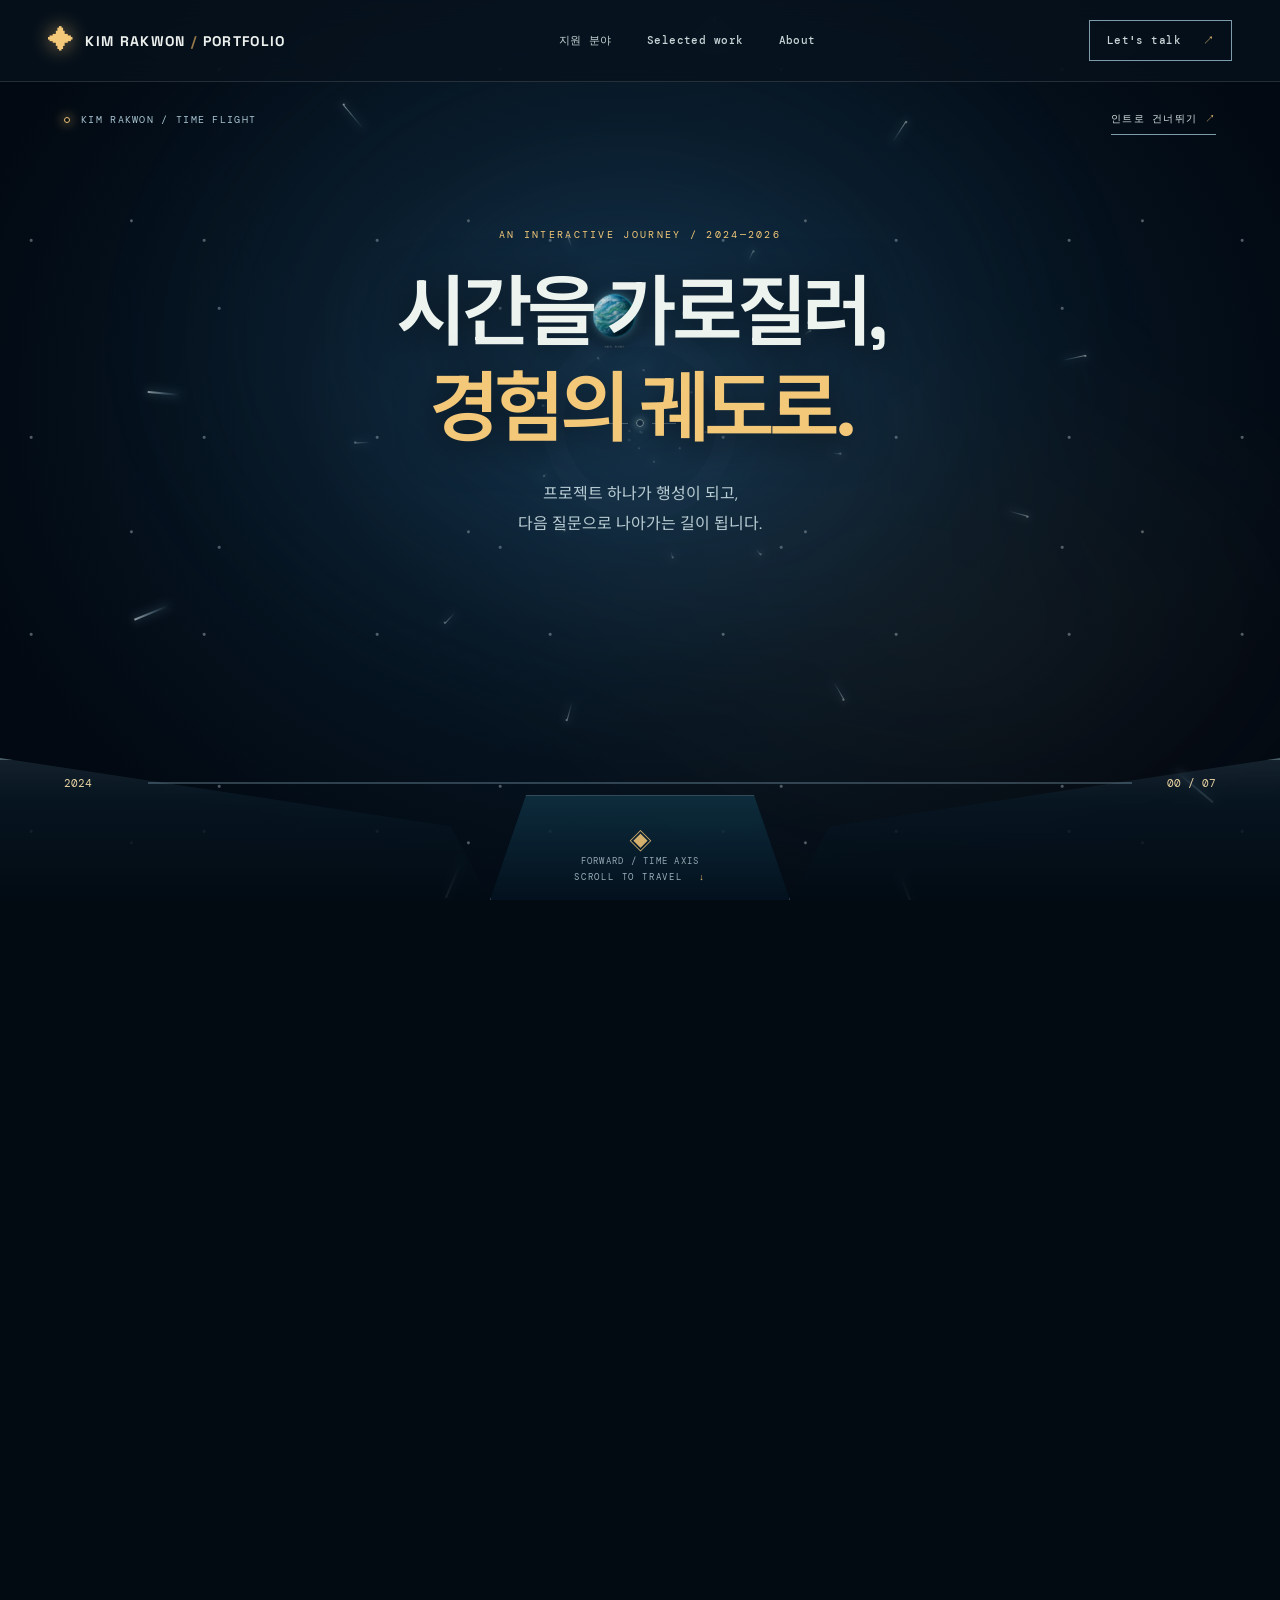
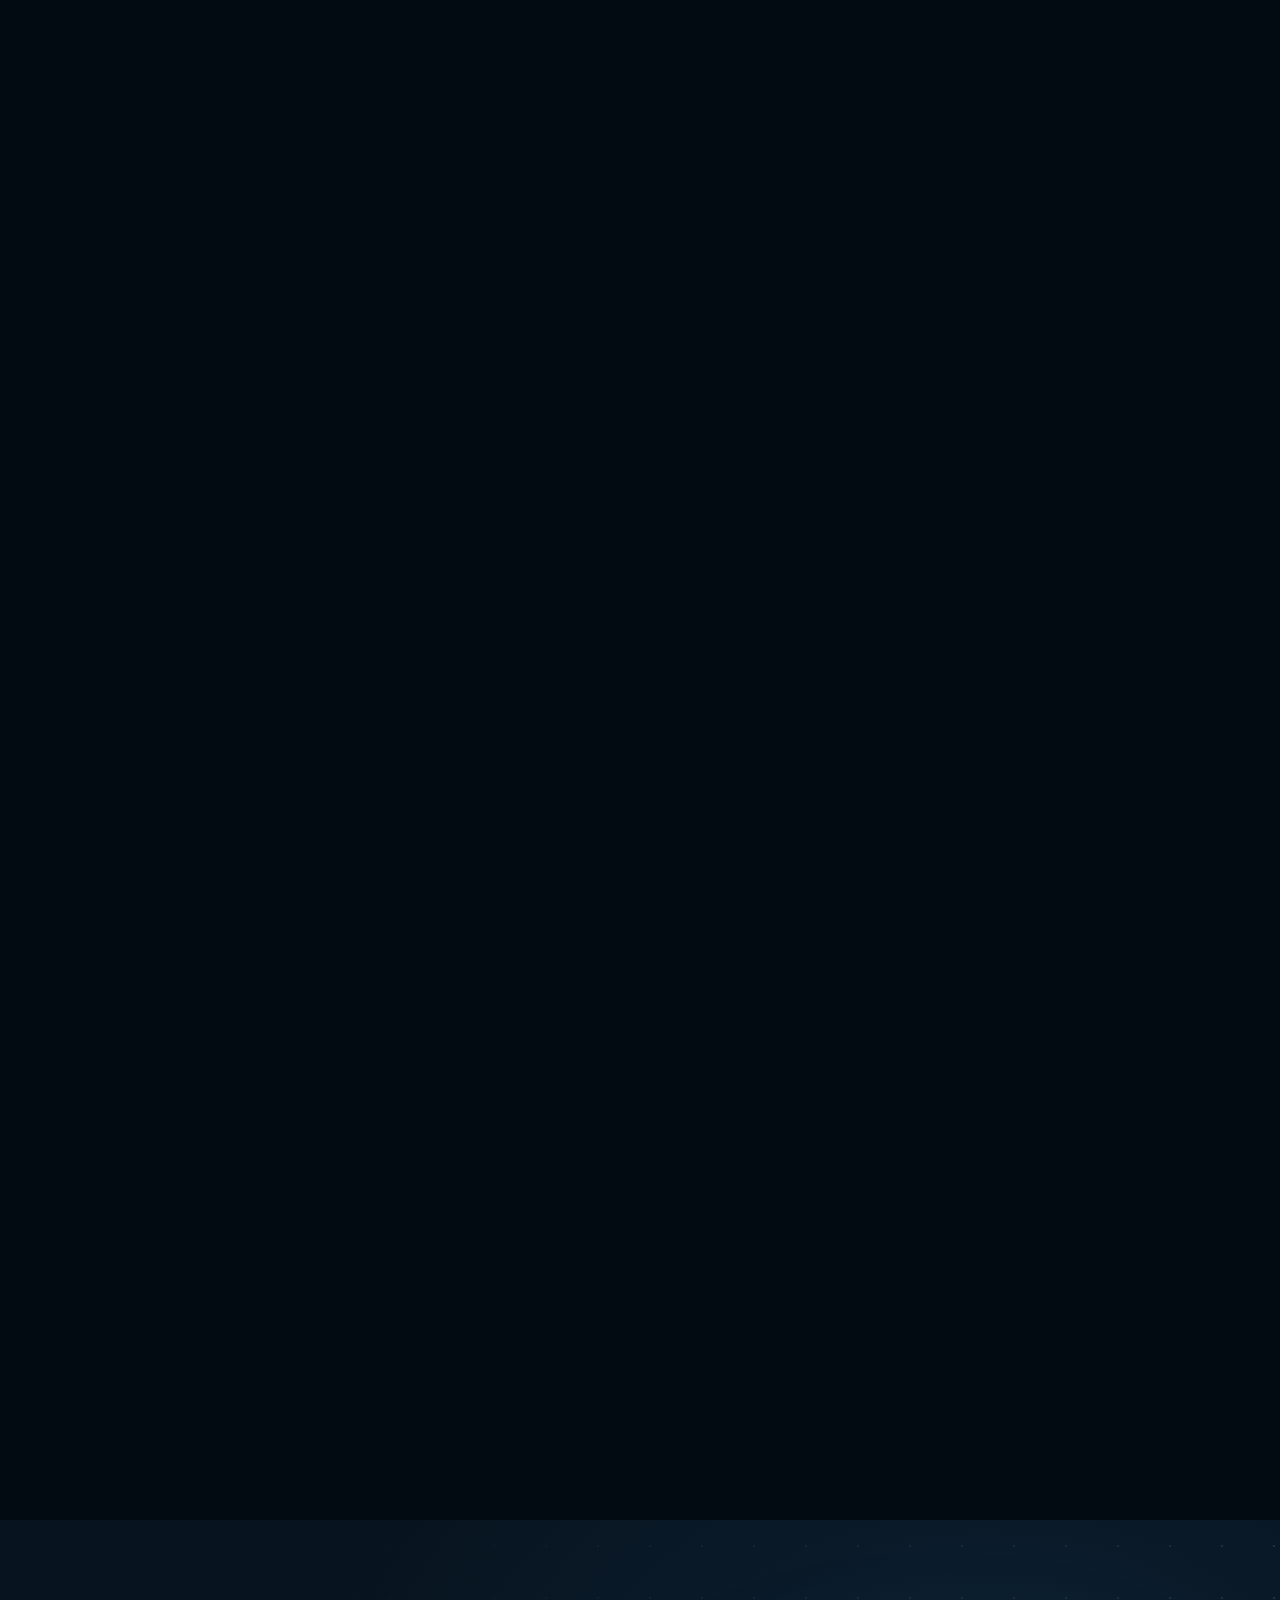
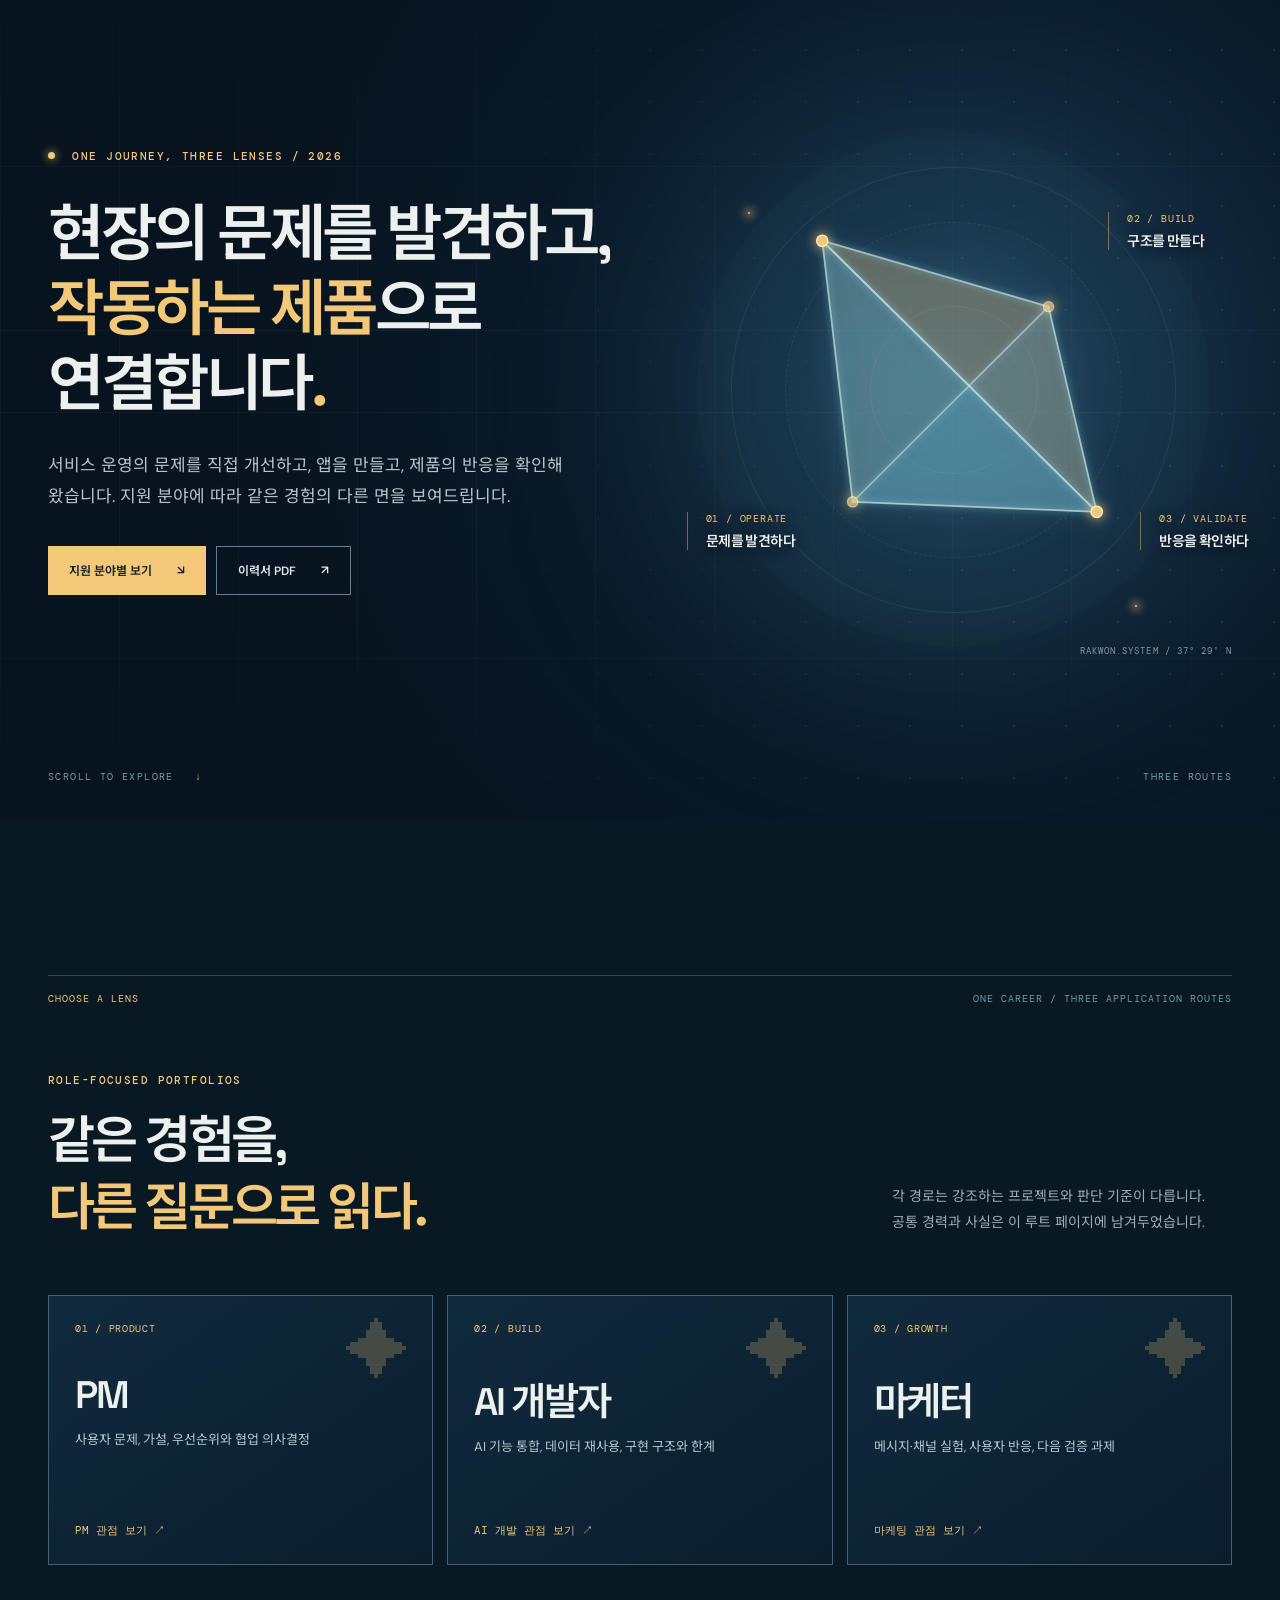
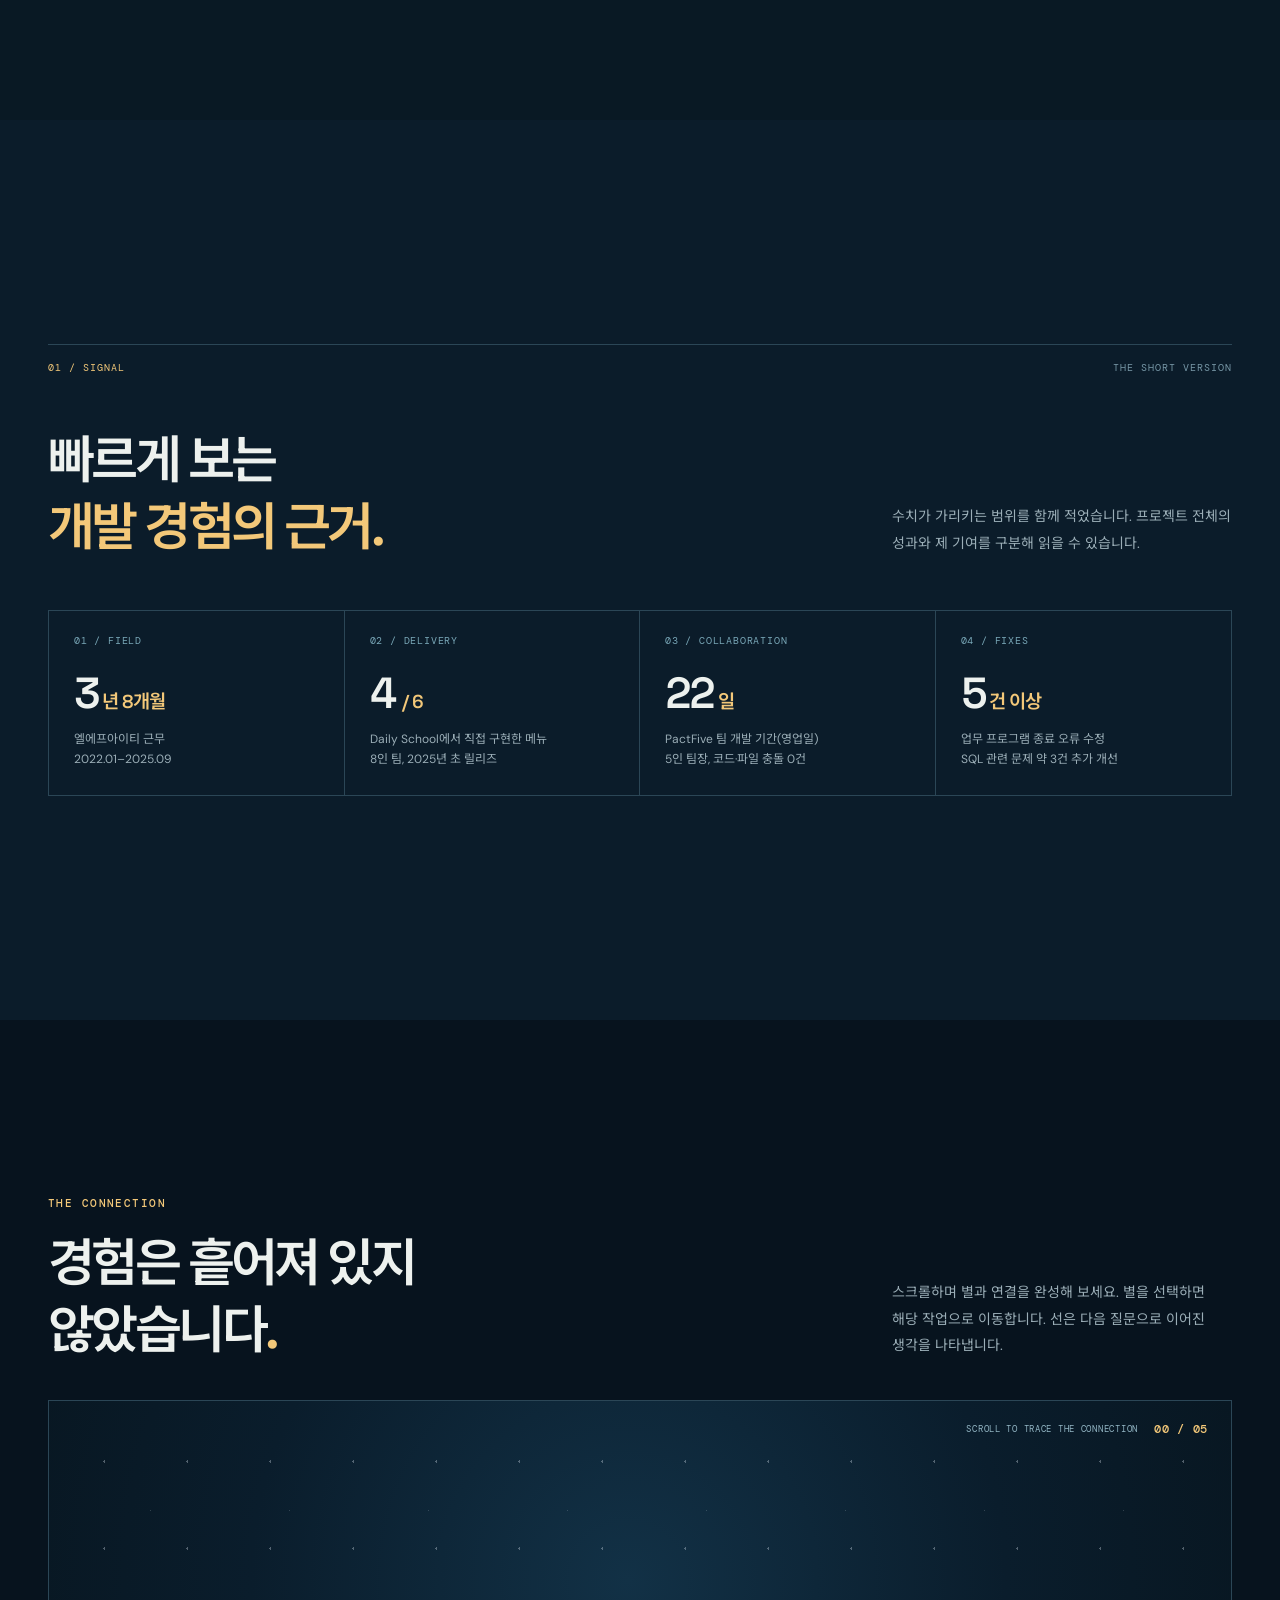
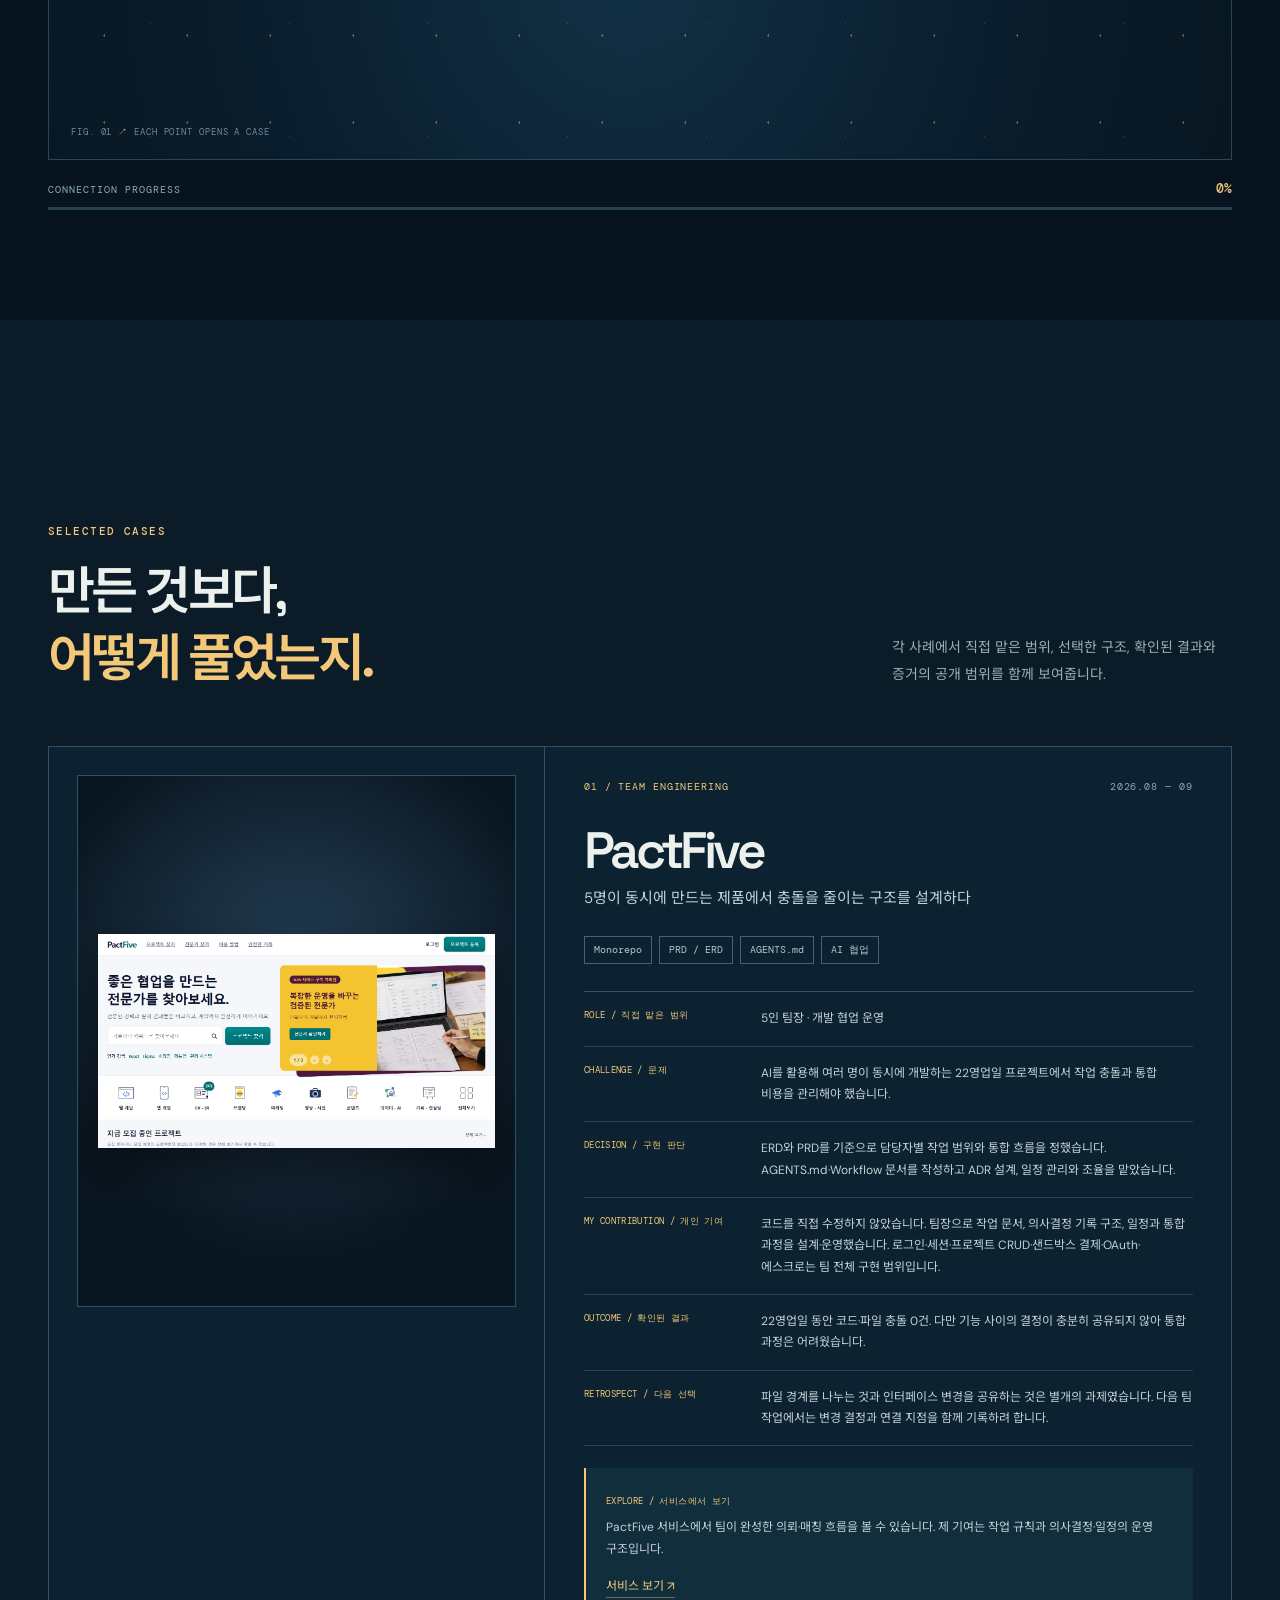
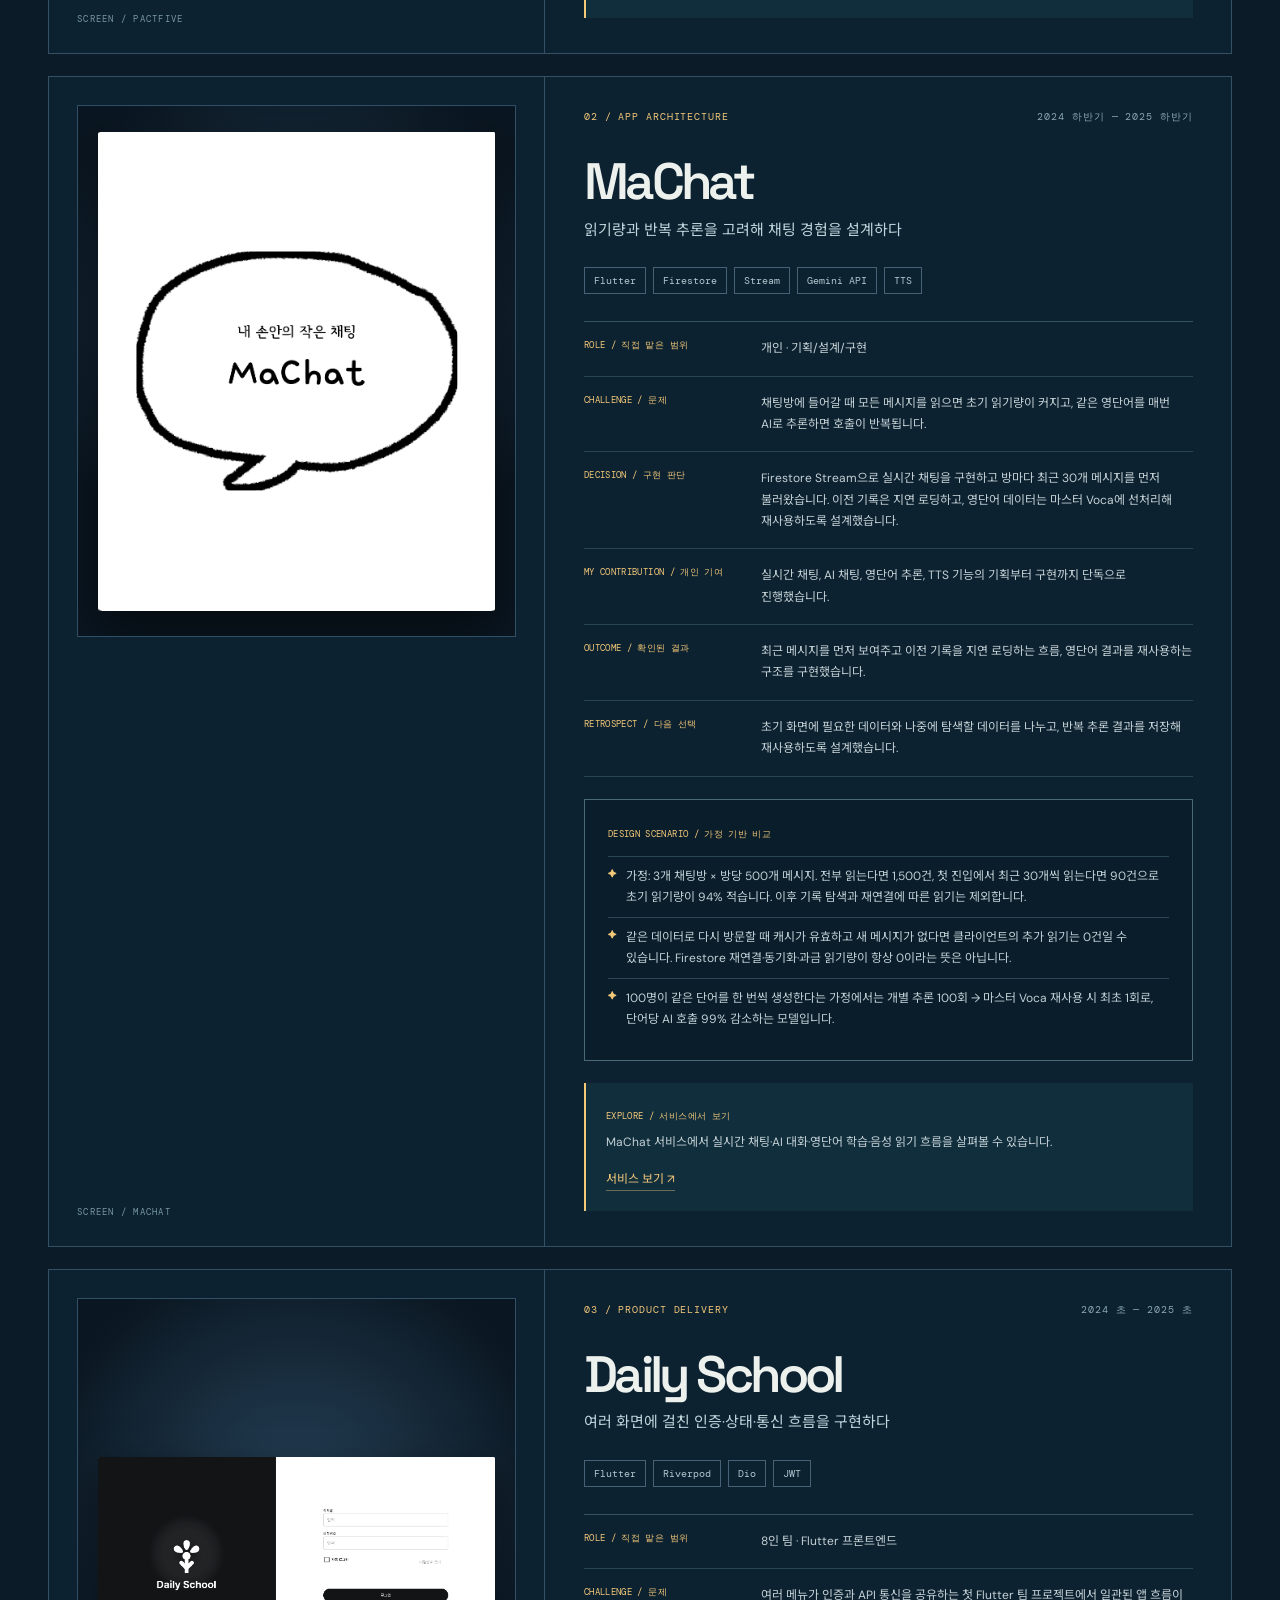
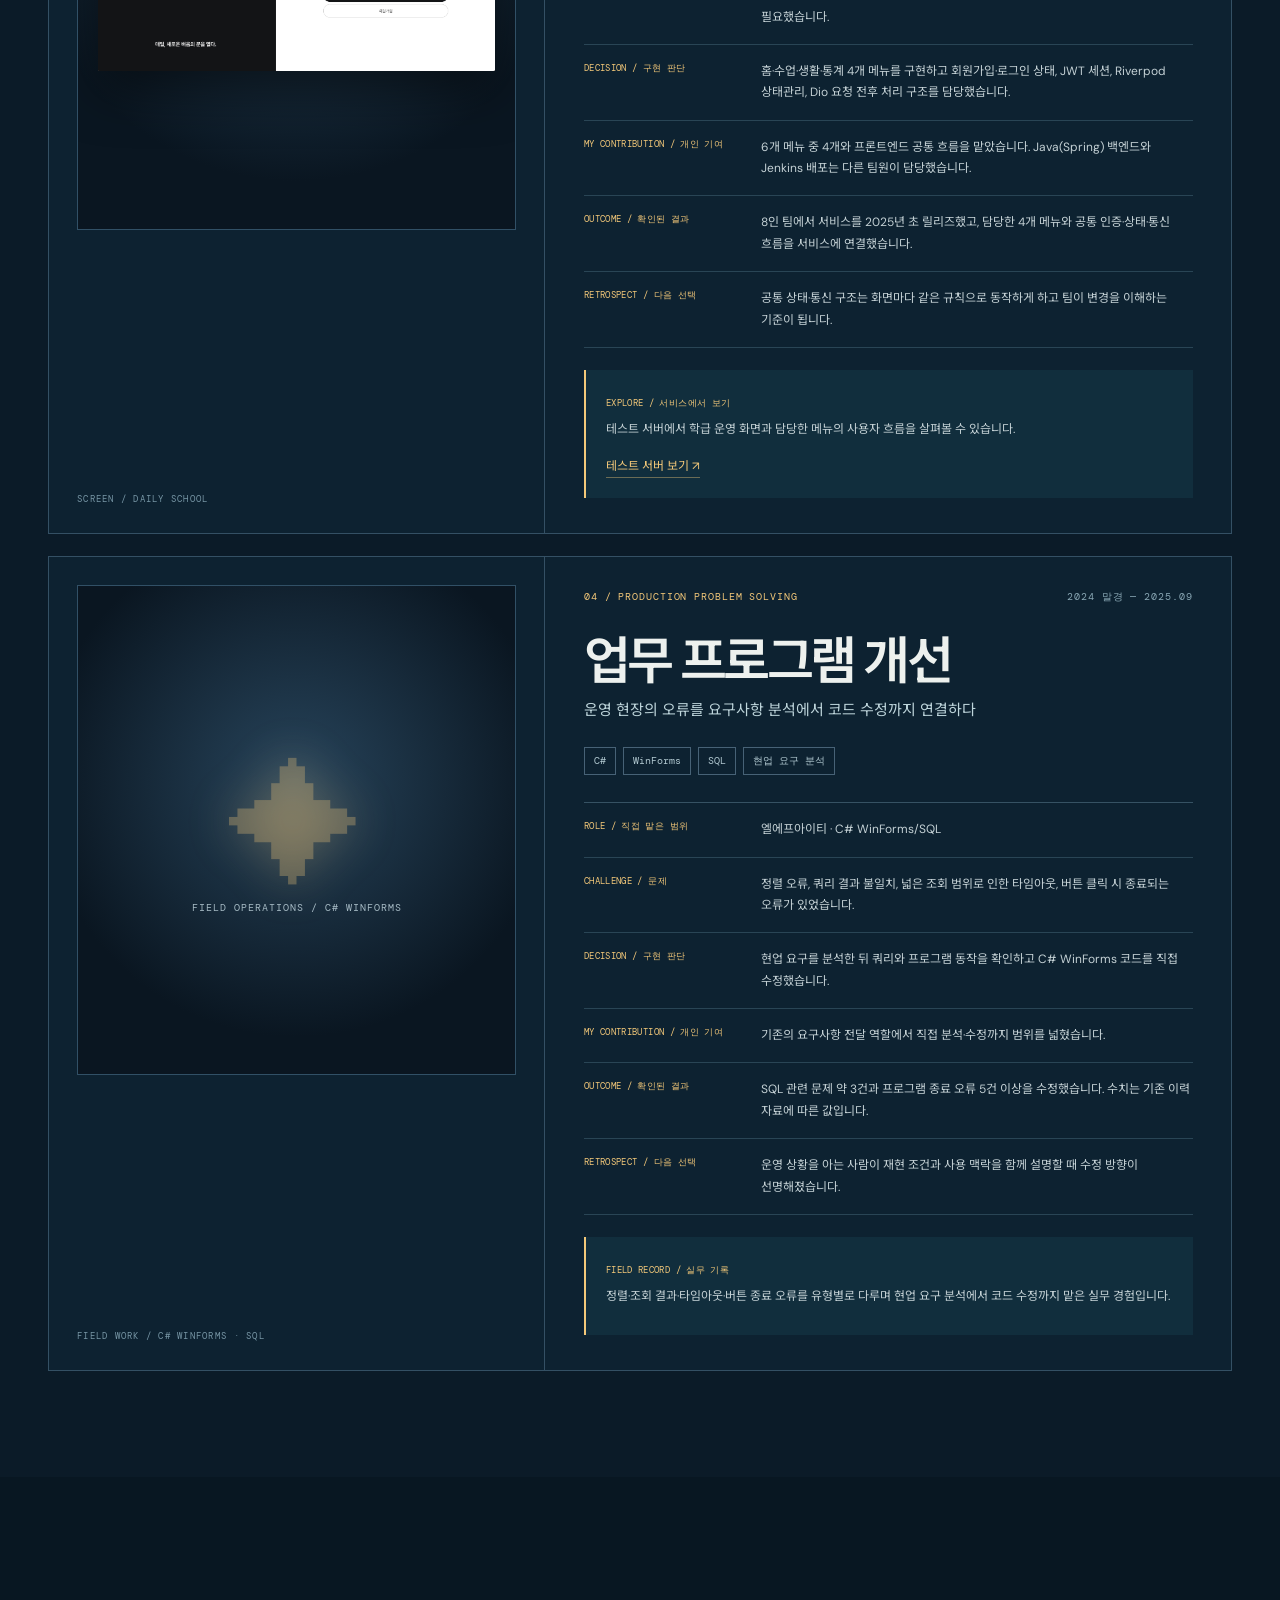
<file: index.html>
<!doctype html>
<html lang="ko">
<head>
  <meta charset="utf-8">
  <meta name="viewport" content="width=device-width, initial-scale=1">
  <meta name="theme-color" content="#07131e">
  <meta name="description" content="김락원의 포트폴리오. 운영, 개발, 제품 검증의 경험을 PM·AI 개발·마케팅 관점에서 살펴보세요.">
  <title>김락원 | Portfolio</title>
  <link rel="icon" href="favicon.svg" type="image/svg+xml">
  <link rel="preconnect" href="https://fonts.googleapis.com">
  <link rel="preconnect" href="https://fonts.gstatic.com" crossorigin>
  <link href="https://fonts.googleapis.com/css2?family=DM+Mono:wght@400;500&family=DM+Sans:wght@400;500;600;700&family=Noto+Sans+KR:wght@400;500;600;700&family=Space+Grotesk:wght@400;500;600;700&display=swap" rel="stylesheet">
  <link rel="stylesheet" href="assets/css/site.css">
  <link rel="stylesheet" href="assets/css/motion.css">
  <link rel="stylesheet" href="assets/css/tetrahedron.css">
  <link rel="stylesheet" href="assets/css/voyage.css?v=4">
  <script src="assets/js/data/projects.js" defer></script>
  <script src="assets/js/components/dom.js" defer></script>
  <script src="assets/js/components/project-card.js" defer></script>
  <script src="assets/js/pages/home.js" defer></script>
  <script src="assets/js/animations/voyage.js?v=4" defer></script>
  <script src="assets/js/animations/reveal.js" defer></script>
  <script src="assets/js/animations/counters.js" defer></script>
  <script src="assets/js/animations/constellation.js" defer></script>
  <script src="assets/js/animations/section-scroll.js" defer></script>
  <script src="assets/js/animations/tetrahedron.js" defer></script>
</head>
<body>
  <a class="skip-link" href="#main">본문으로 건너뛰기</a>
  <header class="site-header">
    <a class="logo" href="#top" aria-label="김락원 포트폴리오 상단으로"><span class="logo-star" aria-hidden="true">✦</span><span>KIM RAKWON<span class="logo-slash"> / </span>PORTFOLIO</span></a>
    <nav aria-label="주요 메뉴"><a href="#routes">지원 분야</a><a href="#work">Selected work</a><a href="#about">About</a></nav>
    <a class="header-contact" href="mailto:8848man@naver.com">Let's talk <span aria-hidden="true">↗</span></a>
  </header>

  <main id="main">
    <section class="time-voyage" id="top" aria-label="프로젝트 시간 여행">
      <div class="voyage-stage">
        <div class="voyage-space" aria-hidden="true"><div class="voyage-nebula"></div><div class="voyage-starfield" id="voyageStarfield"></div><div class="voyage-planets" id="voyagePlanets"></div><div class="voyage-vanishing-point"></div></div>
        <div class="voyage-top"><span><i></i> KIM RAKWON / TIME FLIGHT</span><a href="#hero">인트로 건너뛰기 <span aria-hidden="true">↗</span></a></div>
        <ol class="voyage-a11y-list"><li>2024년 초, Daily School</li><li>2024년 하반기, MaChat</li><li>2026년 3월, Sentinel</li><li>2026년 6월, Hypora</li><li>2026년 7월, Persoracle</li><li>2026년 8월, PactFive</li><li>2026년 9월, Vencubator</li></ol>
        <div class="voyage-opening"><p>AN INTERACTIVE JOURNEY / 2024—2026</p><div class="voyage-title">시간을 가로질러,<br><em>경험의 궤도로.</em></div><p class="voyage-opening-copy">프로젝트 하나가 행성이 되고,<br>다음 질문으로 나아가는 길이 됩니다.</p></div>
        <div class="voyage-record" id="voyageRecord" aria-live="off"><span id="voyageRecordMeta">01 / 07 · 2024</span><strong id="voyageRecordTitle">Daily School</strong><p id="voyageRecordCopy">첫 Flutter 팀 프로젝트에서 공통 구조를 배웠습니다.</p><a id="voyageRecordLink" href="#case-daily">이 경험 살펴보기 <span aria-hidden="true">↗</span></a></div>
        <div class="voyage-finale" id="voyageFinale"><span>JOURNEY COMPLETE / 07 WAYPOINTS</span><strong>스쳐 간 점들이<br><em>하나의 방향이 됩니다.</em></strong><a href="#hero">포트폴리오로 들어가기 <span aria-hidden="true">↘</span></a></div>
        <div class="voyage-reticle" aria-hidden="true"><span></span><i></i><span></span></div>
        <div class="voyage-cockpit" aria-hidden="true"><div class="voyage-cockpit-left"></div><div class="voyage-cockpit-center"><span>◈</span><small>FORWARD / TIME AXIS</small></div><div class="voyage-cockpit-right"></div></div>
        <div class="voyage-bottom"><span class="voyage-year" id="voyageYear">2024</span><div class="voyage-progress" role="progressbar" aria-label="시간 여행 진행도" aria-valuemin="0" aria-valuemax="100" aria-valuenow="0"><span id="voyageProgressFill"></span></div><span class="voyage-count" id="voyageCount">00 / 07</span></div>
        <p class="voyage-scroll-hint">SCROLL TO TRAVEL <span aria-hidden="true">↓</span></p>
      </div>
    </section>
    <section class="hero" id="hero" aria-labelledby="hero-title">
      <div class="hero-grid" aria-hidden="true"></div><div class="hero-glow" aria-hidden="true"></div>
      <div class="hero-inner wrap">
        <div class="hero-copy">
          <p class="kicker"><span class="pulse-dot"></span> ONE JOURNEY, THREE LENSES / 2026</p>
          <h1 id="hero-title">현장의 문제를 발견하고,<br><em>작동하는 제품</em>으로<br>연결합니다<span class="period">.</span></h1>
          <p class="hero-description">서비스 운영의 문제를 직접 개선하고, 앱을 만들고, 제품의 반응을 확인해 왔습니다. 지원 분야에 따라 같은 경험의 다른 면을 보여드립니다.</p>
          <div class="hero-actions"><a class="button button-primary" href="#routes">지원 분야별 보기 <span aria-hidden="true">↘</span></a><a class="button button-quiet" href="김락원_이력서.pdf" target="_blank" rel="noopener">이력서 PDF <span aria-hidden="true">↗</span></a></div>
        </div>
        <div class="hero-visual" role="img" aria-label="운영, 구현, 검증 경험을 상징하는 입체 사면체. 화면 안쪽으로 회전하며 멀어졌다 가까워집니다.">
          <div class="tetra-halo" aria-hidden="true"></div>
          <svg class="hero-tetrahedron" viewBox="0 0 600 600" aria-hidden="true" focusable="false">
            <g class="tetra-faces">
              <polygon data-face="0,1,2" points="300,100 105,405 490,395"></polygon>
              <polygon data-face="0,1,3" points="300,100 105,405 300,345"></polygon>
              <polygon data-face="0,2,3" points="300,100 490,395 300,345"></polygon>
              <polygon data-face="1,2,3" points="105,405 490,395 300,345"></polygon>
            </g>
            <g class="tetra-edges">
              <line data-edge="0,1" x1="300" y1="100" x2="105" y2="405"></line>
              <line data-edge="0,2" x1="300" y1="100" x2="490" y2="395"></line>
              <line data-edge="0,3" x1="300" y1="100" x2="300" y2="345"></line>
              <line data-edge="1,2" x1="105" y1="405" x2="490" y2="395"></line>
              <line data-edge="1,3" x1="105" y1="405" x2="300" y2="345"></line>
              <line data-edge="2,3" x1="490" y1="395" x2="300" y2="345"></line>
            </g>
            <g class="tetra-vertices">
              <circle data-vertex="0" cx="300" cy="100" r="6"></circle>
              <circle data-vertex="1" cx="105" cy="405" r="6"></circle>
              <circle data-vertex="2" cx="490" cy="395" r="6"></circle>
              <circle data-vertex="3" cx="300" cy="345" r="6"></circle>
            </g>
          </svg>
          <div class="tetra-label tetra-label-one"><span>01 / OPERATE</span><strong>문제를 발견하다</strong></div>
          <div class="tetra-label tetra-label-two"><span>02 / BUILD</span><strong>구조를 만들다</strong></div>
          <div class="tetra-label tetra-label-three"><span>03 / VALIDATE</span><strong>반응을 확인하다</strong></div>
          <div class="hero-coordinate">RAKWON.SYSTEM / 37° 29′ N</div>
        </div>
      </div>
      <div class="hero-bottom wrap"><span>SCROLL TO EXPLORE <span aria-hidden="true">↓</span></span><span>THREE ROUTES</span></div>
    </section>

    <section class="routes-section" id="routes" aria-labelledby="routes-title"><div class="wrap">
      <div class="section-eyebrow"><span>CHOOSE A LENS</span><span>ONE CAREER / THREE APPLICATION ROUTES</span></div>
      <div class="section-title-row"><div><p class="small-label">ROLE-FOCUSED PORTFOLIOS</p><h2 id="routes-title">같은 경험을,<br><em>다른 질문으로 읽다.</em></h2></div><p>각 경로는 강조하는 프로젝트와 판단 기준이 다릅니다. 공통 경력과 사실은 이 루트 페이지에 남겨두었습니다.</p></div>
      <div class="route-grid">
        <a href="pm/index.html"><span>01 / PRODUCT</span><strong>PM</strong><p>사용자 문제, 가설, 우선순위와 협업 의사결정</p><b>PM 관점 보기 ↗</b></a>
        <a href="ai-developer/index.html"><span>02 / BUILD</span><strong>AI 개발자</strong><p>AI 기능 통합, 데이터 재사용, 구현 구조와 한계</p><b>AI 개발 관점 보기 ↗</b></a>
        <a href="marketer/index.html"><span>03 / GROWTH</span><strong>마케터</strong><p>메시지·채널 실험, 사용자 반응, 다음 검증 과제</p><b>마케팅 관점 보기 ↗</b></a>
      </div>
    </div></section>

    <section class="signal-section" aria-labelledby="signal-title">
      <div class="wrap"><div class="section-eyebrow"><span>01 / SIGNAL</span><span>THE SHORT VERSION</span></div>
        <div class="signal-layout"><h2 id="signal-title">빠르게 보는<br><em>개발 경험의 근거.</em></h2><p>수치가 가리키는 범위를 함께 적었습니다. 프로젝트 전체의 성과와 제 기여를 구분해 읽을 수 있습니다.</p></div>
        <div class="signal-grid">
          <article><span class="signal-index">01 / FIELD</span><strong>3<span>년 8개월</span></strong><p>엘에프아이티 근무<br>2022.01–2025.09</p></article>
          <article><span class="signal-index">02 / DELIVERY</span><strong>4<span> / 6</span></strong><p>Daily School에서 직접 구현한 메뉴<br>8인 팀, 2025년 초 릴리즈</p></article>
          <article><span class="signal-index">03 / COLLABORATION</span><strong>22<span>일</span></strong><p>PactFive 팀 개발 기간(영업일)<br>5인 팀장, 코드·파일 충돌 0건</p></article>
          <article><span class="signal-index">04 / FIXES</span><strong>5<span>건 이상</span></strong><p>업무 프로그램 종료 오류 수정<br>SQL 관련 문제 약 3건 추가 개선</p></article>
        </div>
      </div>
    </section>

    <section class="map-section" id="journey" aria-labelledby="journey-title">
      <div class="wrap"><div class="section-eyebrow"><span>02 / CONSTELLATION</span><span>FROM OPERATIONS TO PRODUCTS</span></div>
        <div class="section-title-row"><div><p class="small-label">THE CONNECTION</p><h2 id="journey-title">경험은 흩어져 있지<br>않았습니다<span class="period">.</span></h2></div><p>스크롤하며 별과 연결을 완성해 보세요. 별을 선택하면 해당 작업으로 이동합니다. 선은 다음 질문으로 이어진 생각을 나타냅니다.</p></div>
        <div class="map-shell"><div class="map-stars" aria-hidden="true"></div><svg viewBox="0 0 1100 410" preserveAspectRatio="none" class="map-lines" aria-hidden="true"><path d="M105 252 L332 107 L583 259 L815 112 L1002 257"/><path class="secondary-line" d="M105 252 L583 259 M332 107 L815 112"/></svg>
          <a class="map-point p1" href="#case-winforms"><i></i><span>2022–25 / OPERATIONS</span><strong>현장 문제를 보다</strong><small>PORTMIS · 업무 개선</small></a>
          <a class="map-point p2" href="#case-daily"><i></i><span>2024–25 / TEAM APP</span><strong>공통 구조를 배우다</strong><small>Daily School</small></a>
          <a class="map-point p3" href="#case-machat"><i></i><span>2024–25 / SOLO APP</span><strong>직접 설계하고 만들다</strong><small>MaChat</small></a>
          <a class="map-point p4" href="#case-pactfive"><i></i><span>2026 / COLLABORATION</span><strong>협업 구조를 설계하다</strong><small>PactFive</small></a>
          <a class="map-point p5" href="#experiments"><i></i><span>2026 / VALIDATION</span><strong>반응으로 다시 묻다</strong><small>Vencubator 외</small></a>
          <span class="map-foot">FIG. 01 <span>↗</span> EACH POINT OPENS A CASE</span>
        </div>
        <div class="map-progress" aria-label="경험 연결 진행도"><div class="map-progress-head"><span>CONNECTION PROGRESS</span><strong>0%</strong></div><div class="map-progress-track" role="progressbar" aria-label="경험 연결 진행도" aria-valuemin="0" aria-valuemax="100" aria-valuenow="0"><span></span></div></div>
      </div>
    </section>

    <section class="work-section" id="work" aria-labelledby="work-title"><div class="wrap">
      <div class="section-eyebrow"><span>03 / SELECTED WORK</span><span>PROBLEM → DECISION → EVIDENCE</span></div>
      <div class="section-title-row"><div><p class="small-label">SELECTED CASES</p><h2 id="work-title">만든 것보다,<br><em>어떻게 풀었는지.</em></h2></div><p>각 사례에서 직접 맡은 범위, 선택한 구조, 확인된 결과와 증거의 공개 범위를 함께 보여줍니다.</p></div>
      <div class="case-list" id="caseList"></div>
    </div></section>

    <section class="experiments-section" id="experiments" aria-labelledby="experiments-title"><div class="wrap">
      <div class="section-eyebrow"><span>04 / FIELD NOTES</span><span>PRODUCT VALIDATION</span></div>
      <div class="section-title-row"><div><p class="small-label">LEARN / CHANGE / REPEAT</p><h2 id="experiments-title">실패한 가설도<br><em>다음 설계의 입력이 됩니다.</em></h2></div><p>제품 반응을 성과로 과장하지 않고, 실제 확인한 신호와 그 뒤의 방향 변경을 기록했습니다.</p></div>
      <div class="experiment-grid">
        <article><span>01 / SENTINEL</span><h3>인시던트 대응</h3><p>PORTMIS 장애 경험에서 출발해 전문가에게 데모를 보여주고 MVP를 개발했습니다. 시장 반응을 확인하지 못해 중단했습니다.</p><a href="https://sentinel-demo-c12b7.web.app/" target="_blank" rel="noopener noreferrer">데모 보기 ↗</a></article>
        <article><span>02 / HYPORA</span><h3>아이디어 구조화</h3><p>지인과 온라인 채널에 배포했지만 지속 사용은 확인되지 않았습니다. 용어와 사용법이 어렵다는 피드백을 받았습니다.</p><a href="https://hypora-2026.vercel.app/" target="_blank" rel="noopener noreferrer">서비스 보기 ↗</a></article>
        <article><span>03 / PERSORACLE</span><h3>AI 페르소나 검증</h3><p>가까운 지인에게서 “재미있지만 필요하지 않다”는 반응을 들었습니다. 외부 시장 수요를 검증한 결과는 아닙니다.</p><a href="https://persoracle-mvp-v1.vercel.app/" target="_blank" rel="noopener noreferrer">서비스 보기 ↗</a></article>
        <article class="experiment-current"><span>04 / VENCUBATOR · CURRENT</span><h3>낮은 진입 장벽</h3><p>앞선 구조화·검증 흐름을 게임화된 창업 학습 경험으로 합쳤습니다. 배포 3일 누적 접속 56명이며 지속 사용은 검증 중입니다.</p><a href="https://vencubator.vercel.app/" target="_blank" rel="noopener noreferrer">프로토타입 보기 ↗</a></article>
      </div>
    </div></section>

    <section class="about-section" id="about" aria-labelledby="about-title"><div class="wrap about-grid">
      <div><div class="section-eyebrow"><span>05 / ABOUT & CONTACT</span></div><p class="small-label">THE PERSON BEHIND THE WORK</p><h2 id="about-title">다음 문제도,<br><em>함께 풀고 싶습니다.</em></h2><p class="about-copy">사용자 문의와 장애를 접한 운영 경험, 앱의 공통 흐름을 구현한 경험, 팀 통합을 설계한 경험을 갖고 있습니다. 문제를 발견한 뒤 구현하고, 결과를 확인하며 다음 질문을 만듭니다.</p><div class="contact-links"><a href="mailto:8848man@naver.com">Email <span>↗</span></a><a href="https://github.com/8848man" target="_blank" rel="noopener noreferrer">GitHub <span>↗</span></a><a href="https://blog.naver.com/8848man" target="_blank" rel="noopener noreferrer">Blog <span>↗</span></a></div></div>
      <aside class="about-panel"><div class="panel-star">✦</div><span>WORKING NOTES</span><h3>제가 반복해서<br>확인하는 것들</h3><ul><li>사용자가 실제로 겪는 문제는 무엇인가</li><li>이번 결정의 제약과 대안은 무엇인가</li><li>내 기여와 팀의 결과를 어떻게 구분할 것인가</li><li>결정의 효과를 어떻게 확인할 것인가</li></ul><p>운영 현장의 문제를 코드로 개선한 경험과, 직접 만든 제품의 반응을 살핀 경험을 함께 가져갑니다.</p></aside>
    </div></section>
  </main>
  <footer class="site-footer"><div class="wrap"><span>✦ KIM RAKWON / PORTFOLIO</span><span>Built from field notes, code and questions.</span><a href="#top">BACK TO TOP ↑</a></div></footer>
</body>
</html>
</file>
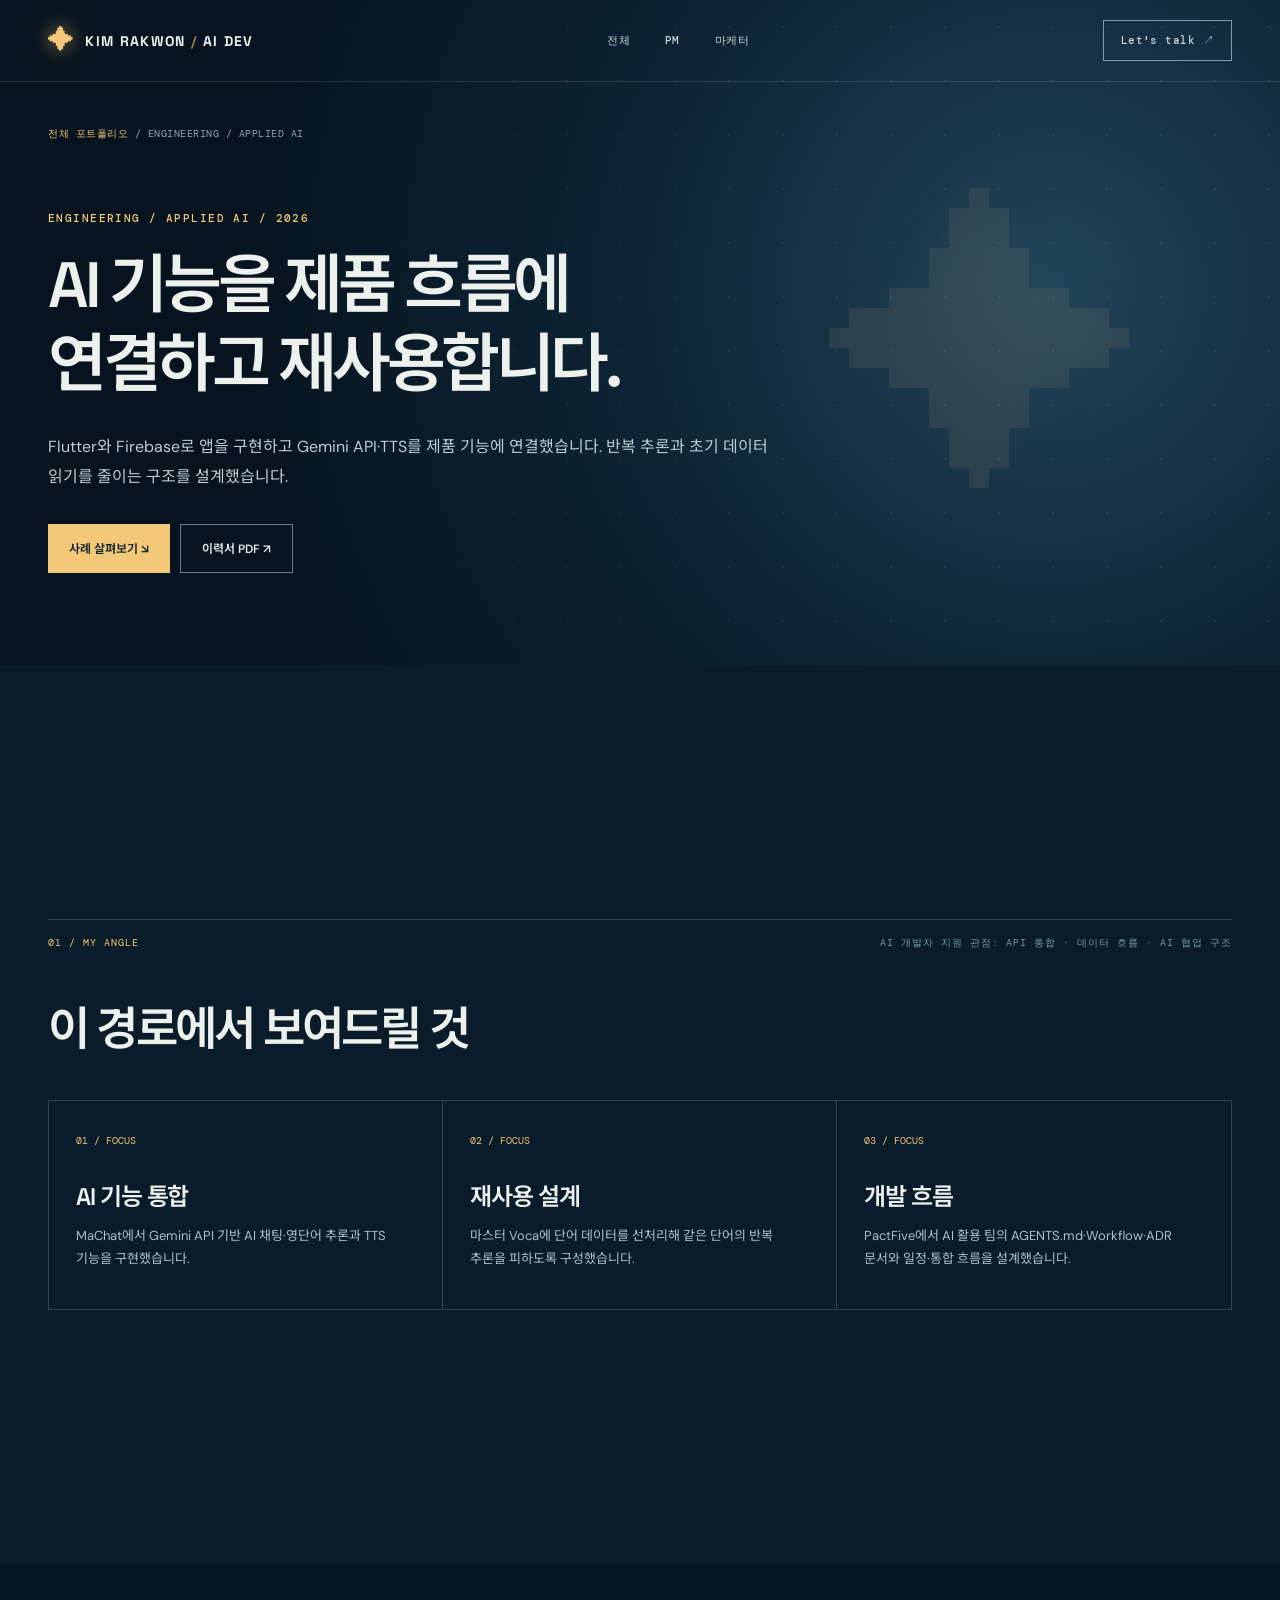
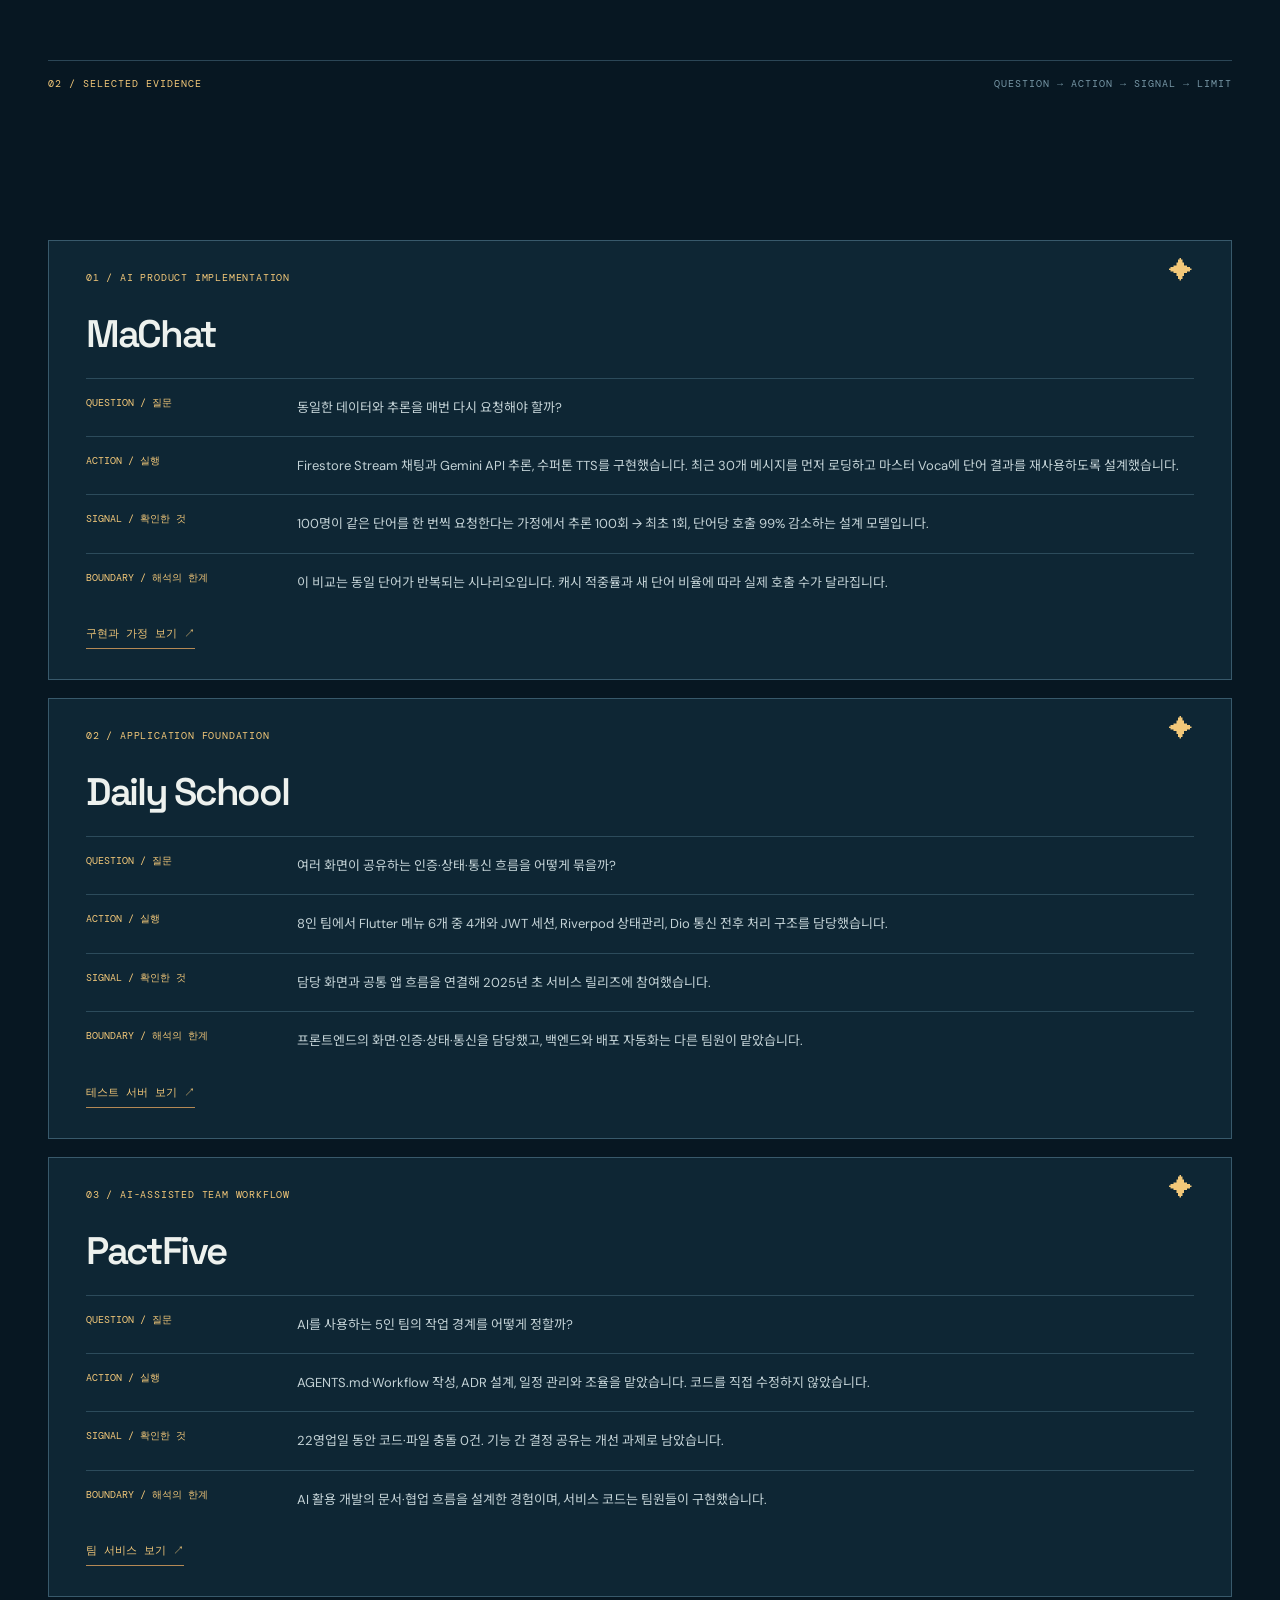
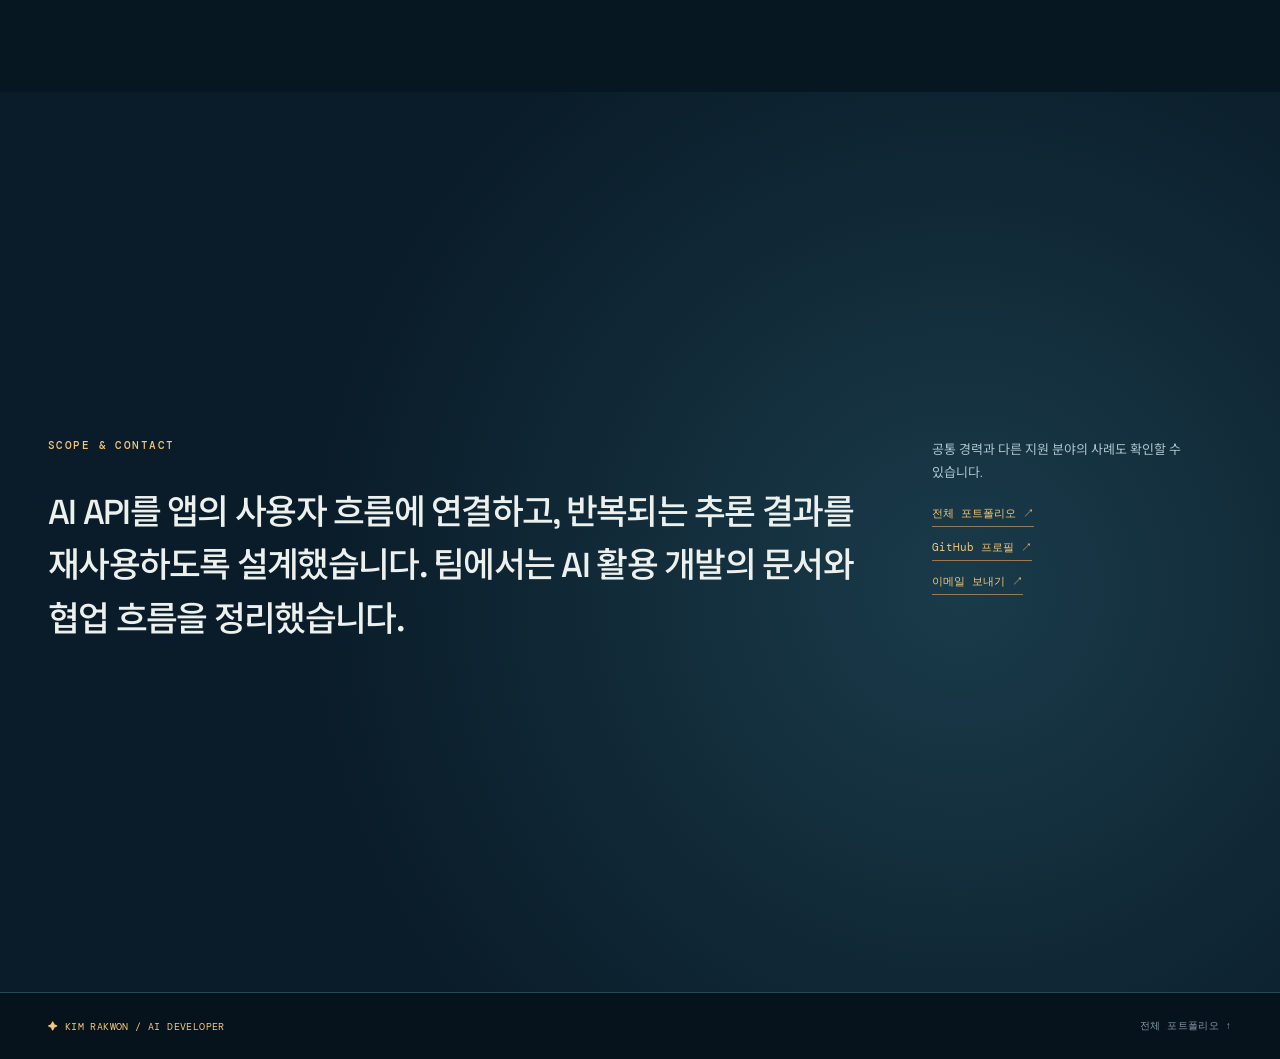
<file: ai-developer/index.html>
<!doctype html>
<html lang="ko">
<head>
  <meta charset="utf-8">
  <meta name="viewport" content="width=device-width, initial-scale=1">
  <meta name="theme-color" content="#07131e">
  <meta name="description" content="김락원의 AI 개발자 지원용 포트폴리오. AI 기능 통합과 데이터 재사용 설계의 기록.">
  <title>AI 개발자 | 김락원 포트폴리오</title>
  <link rel="icon" href="../favicon.svg" type="image/svg+xml">
  <link rel="preconnect" href="https://fonts.googleapis.com">
  <link rel="preconnect" href="https://fonts.gstatic.com" crossorigin>
  <link href="https://fonts.googleapis.com/css2?family=DM+Mono:wght@400;500&family=DM+Sans:wght@400;500;600;700&family=Noto+Sans+KR:wght@400;500;600;700&family=Space+Grotesk:wght@400;500;600;700&display=swap" rel="stylesheet">
  <link rel="stylesheet" href="../assets/css/site.css">
  <link rel="stylesheet" href="../assets/css/motion.css">
  <script src="../assets/js/data/roles.js" defer></script>
  <script src="../assets/js/components/dom.js" defer></script>
  <script src="../assets/js/components/site-shell.js" defer></script>
  <script src="../assets/js/components/role-case.js" defer></script>
  <script src="../assets/js/pages/role.js" defer></script>
  <script src="../assets/js/animations/reveal.js" defer></script>
  <script src="../assets/js/animations/section-scroll.js" defer></script>
</head>
<body data-role="ai-developer">
  <a class="skip-link" href="#rolePage">본문으로 건너뛰기</a>
  <header data-site-header></header>
  <main id="rolePage"></main>
  <footer data-site-footer></footer>
</body>
</html>
</file>
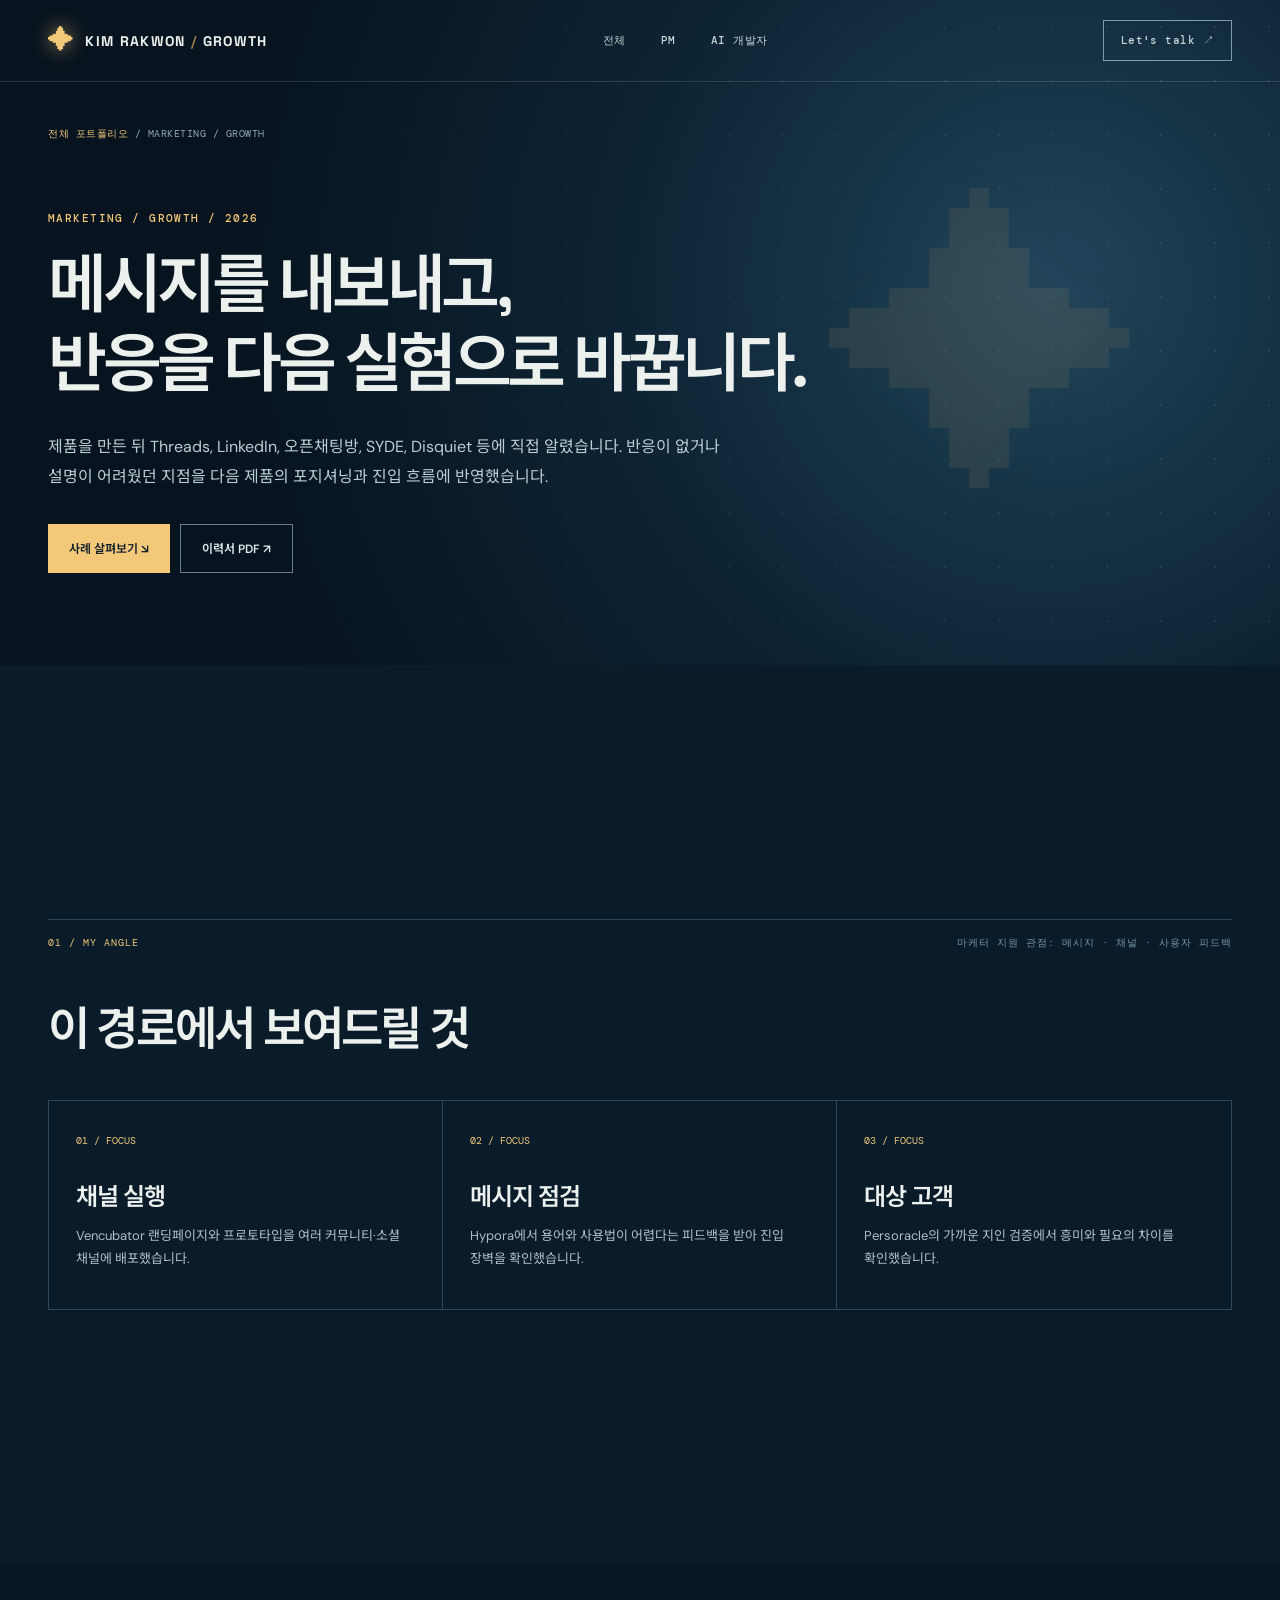
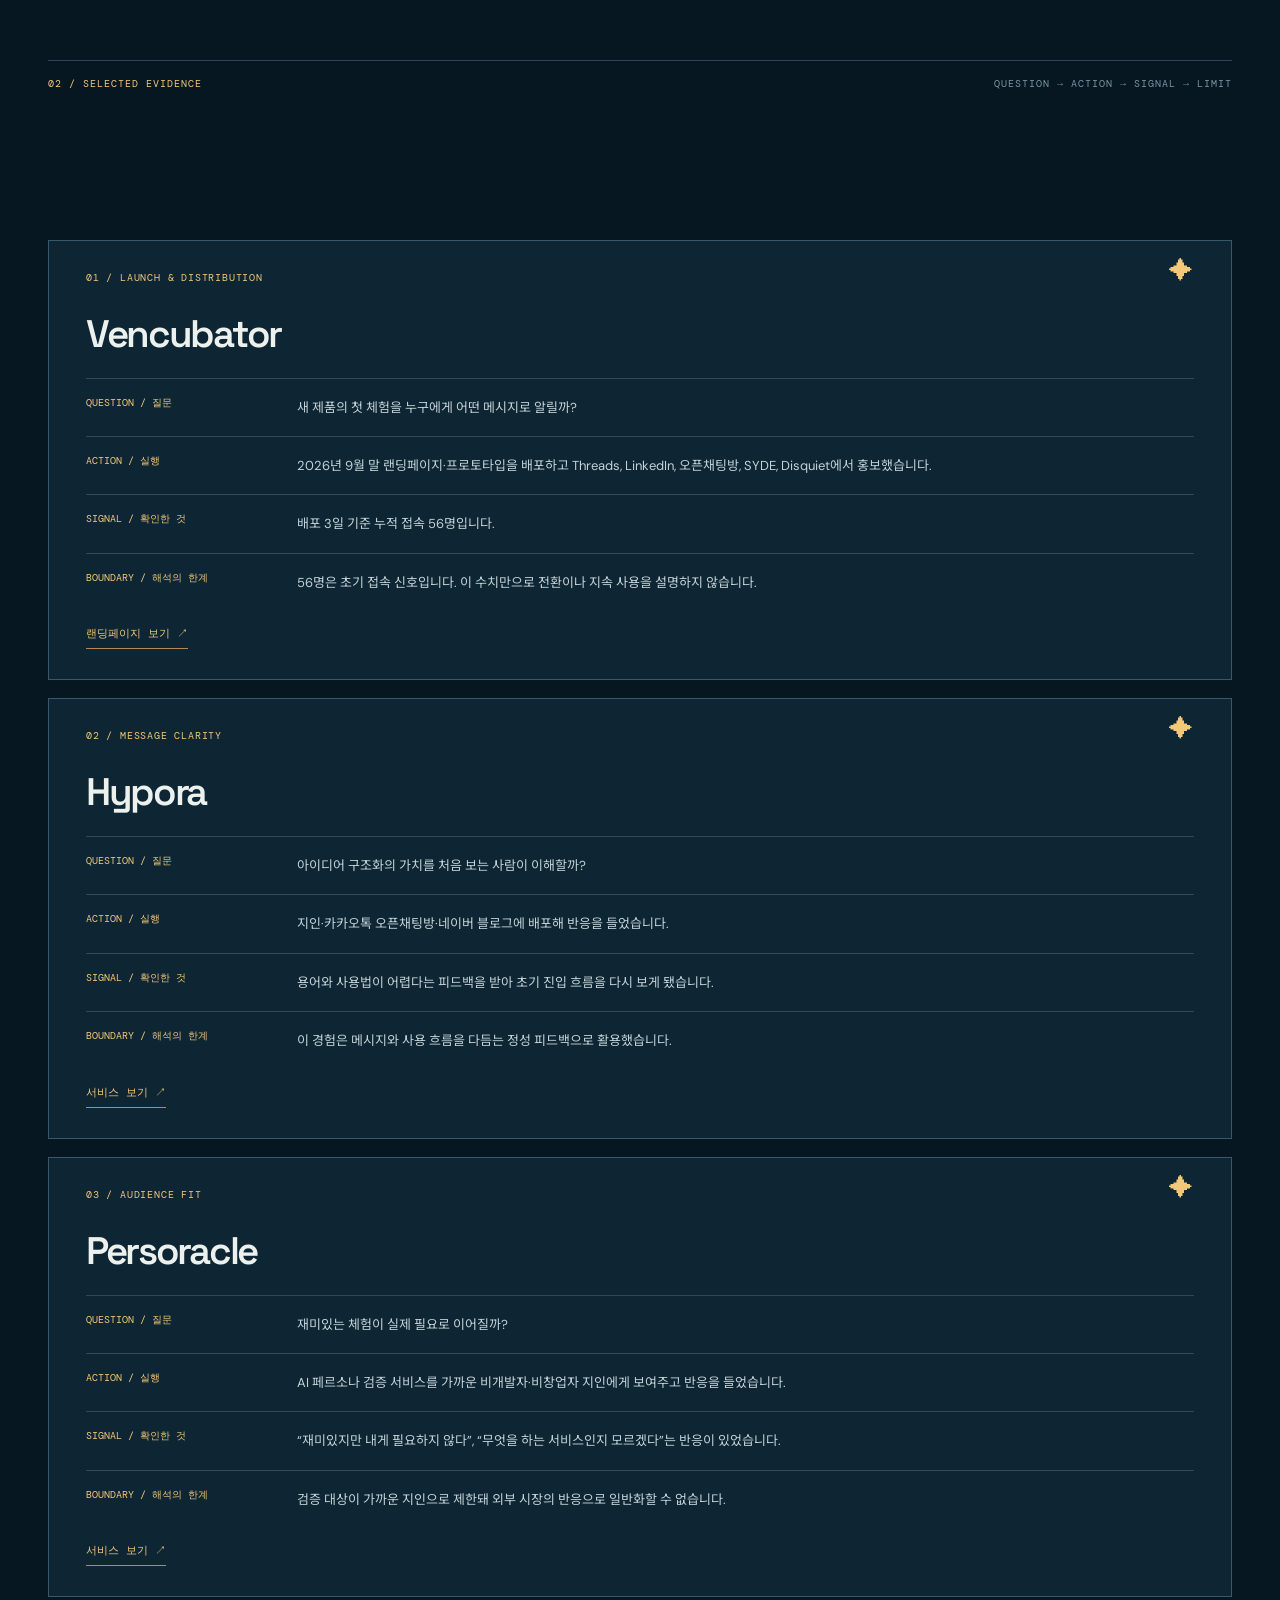
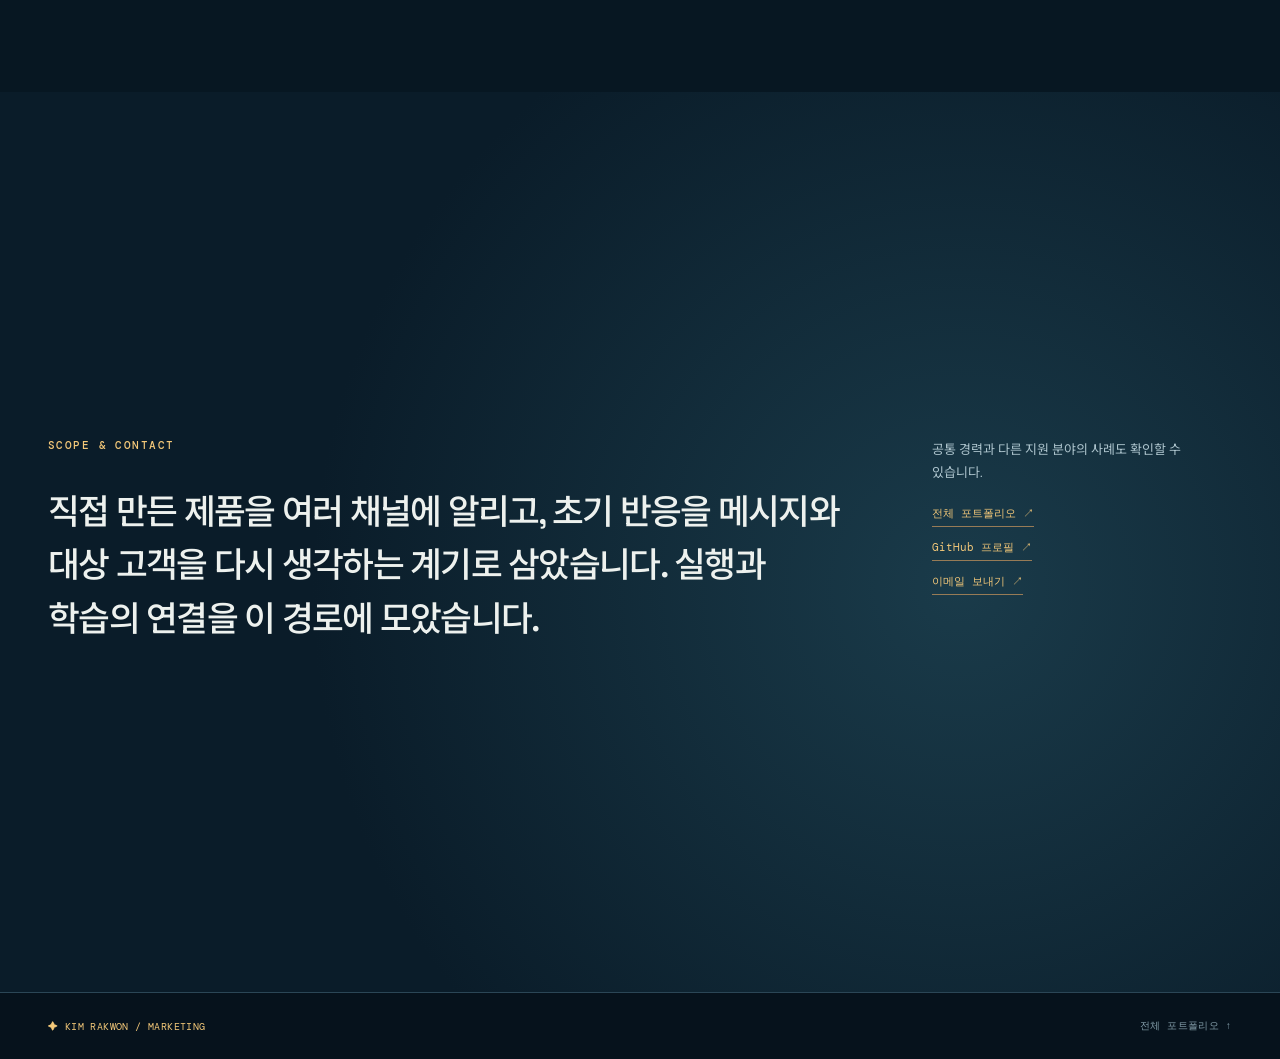
<file: marketer/index.html>
<!doctype html>
<html lang="ko">
<head>
  <meta charset="utf-8">
  <meta name="viewport" content="width=device-width, initial-scale=1">
  <meta name="theme-color" content="#07131e">
  <meta name="description" content="김락원의 마케터 지원용 포트폴리오. 메시지·채널 실험과 사용자 반응에서 배운 것.">
  <title>마케터 | 김락원 포트폴리오</title>
  <link rel="icon" href="../favicon.svg" type="image/svg+xml">
  <link rel="preconnect" href="https://fonts.googleapis.com">
  <link rel="preconnect" href="https://fonts.gstatic.com" crossorigin>
  <link href="https://fonts.googleapis.com/css2?family=DM+Mono:wght@400;500&family=DM+Sans:wght@400;500;600;700&family=Noto+Sans+KR:wght@400;500;600;700&family=Space+Grotesk:wght@400;500;600;700&display=swap" rel="stylesheet">
  <link rel="stylesheet" href="../assets/css/site.css">
  <link rel="stylesheet" href="../assets/css/motion.css">
  <script src="../assets/js/data/roles.js" defer></script>
  <script src="../assets/js/components/dom.js" defer></script>
  <script src="../assets/js/components/site-shell.js" defer></script>
  <script src="../assets/js/components/role-case.js" defer></script>
  <script src="../assets/js/pages/role.js" defer></script>
  <script src="../assets/js/animations/reveal.js" defer></script>
  <script src="../assets/js/animations/section-scroll.js" defer></script>
</head>
<body data-role="marketer">
  <a class="skip-link" href="#rolePage">본문으로 건너뛰기</a>
  <header data-site-header></header>
  <main id="rolePage"></main>
  <footer data-site-footer></footer>
</body>
</html>
</file>
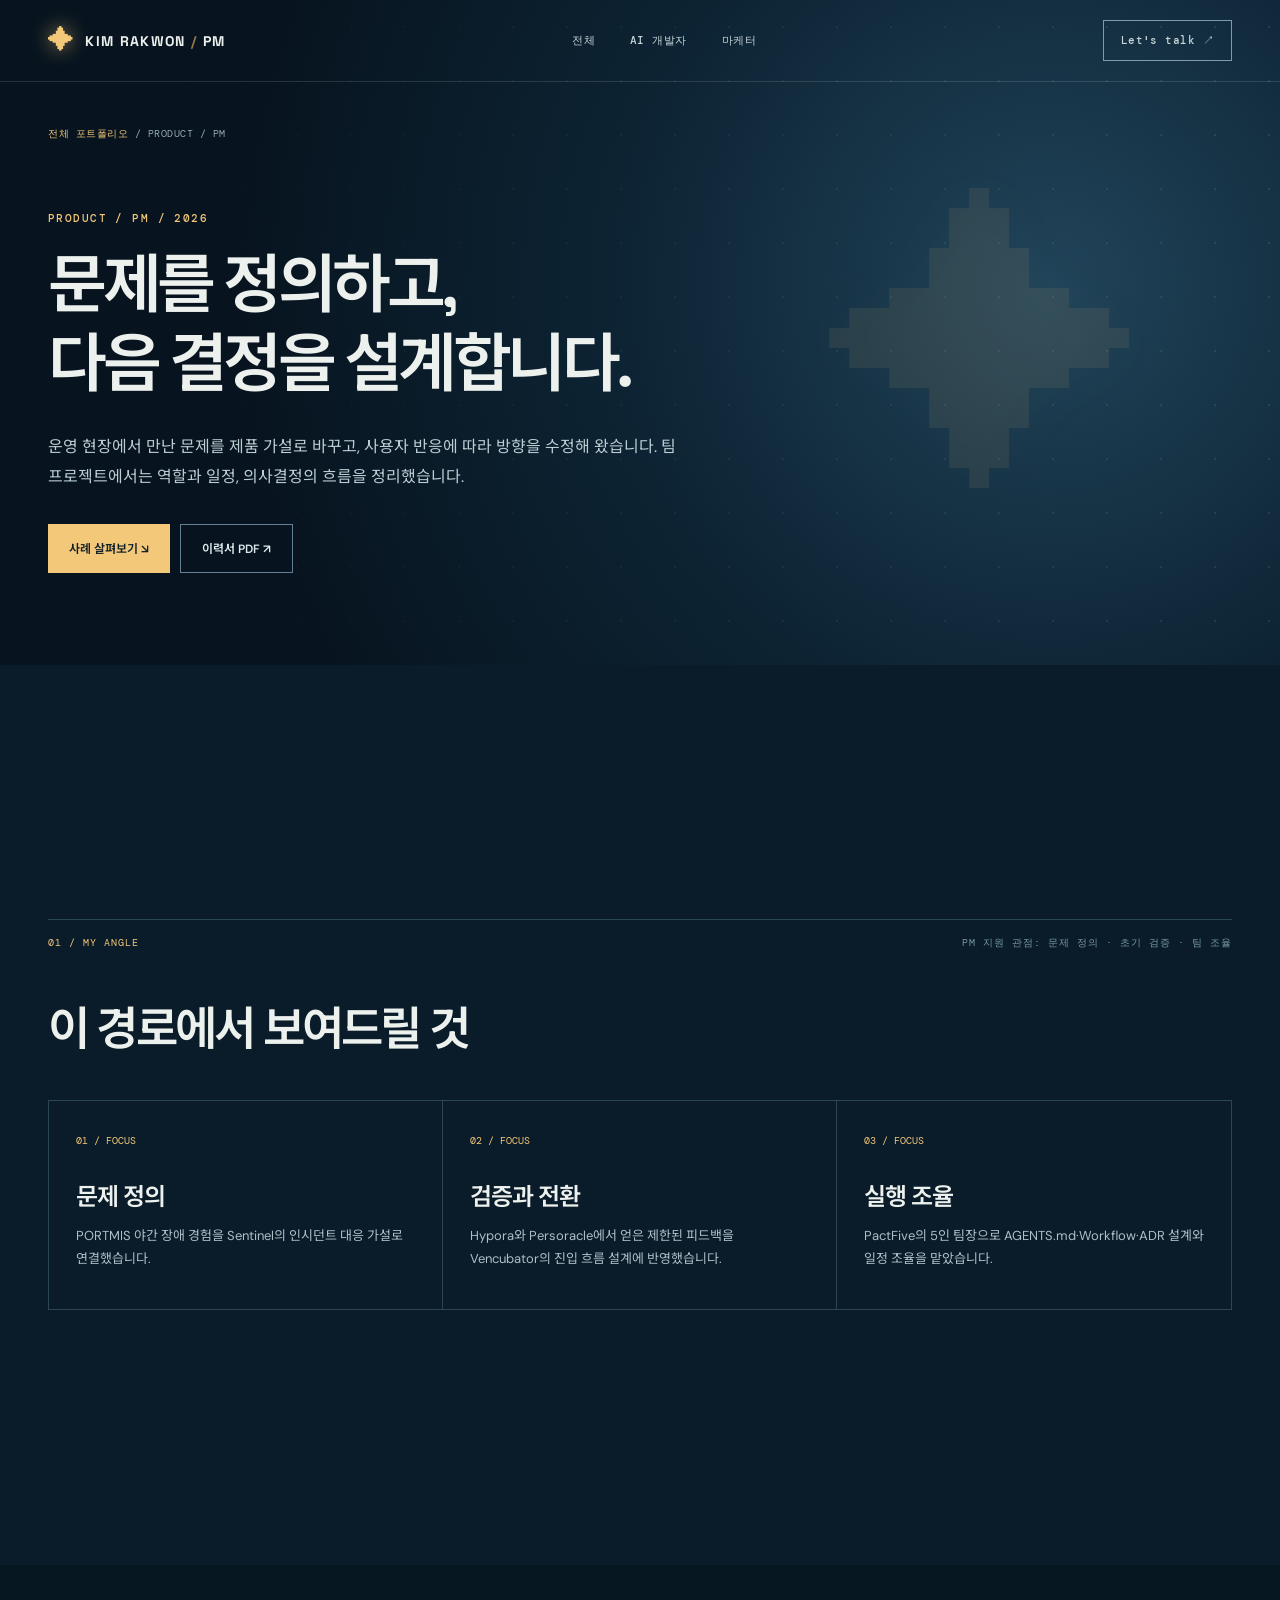
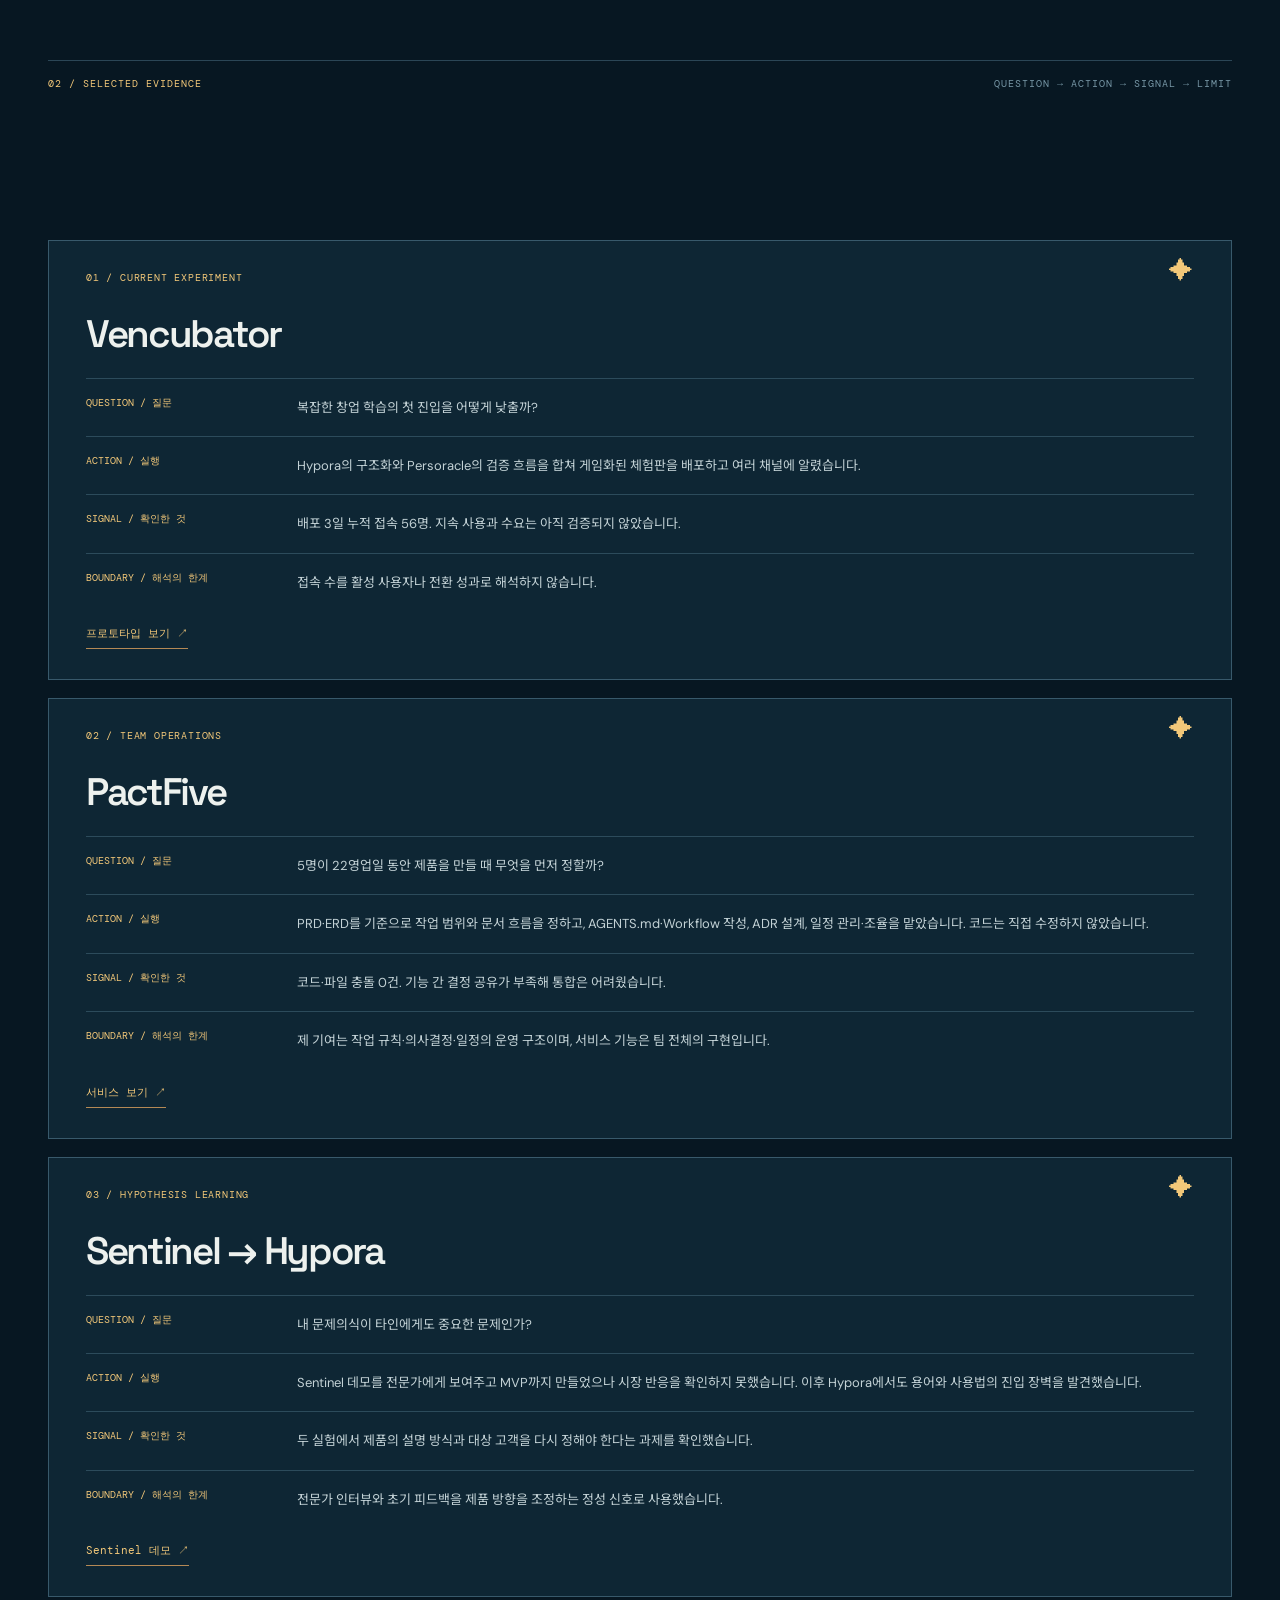
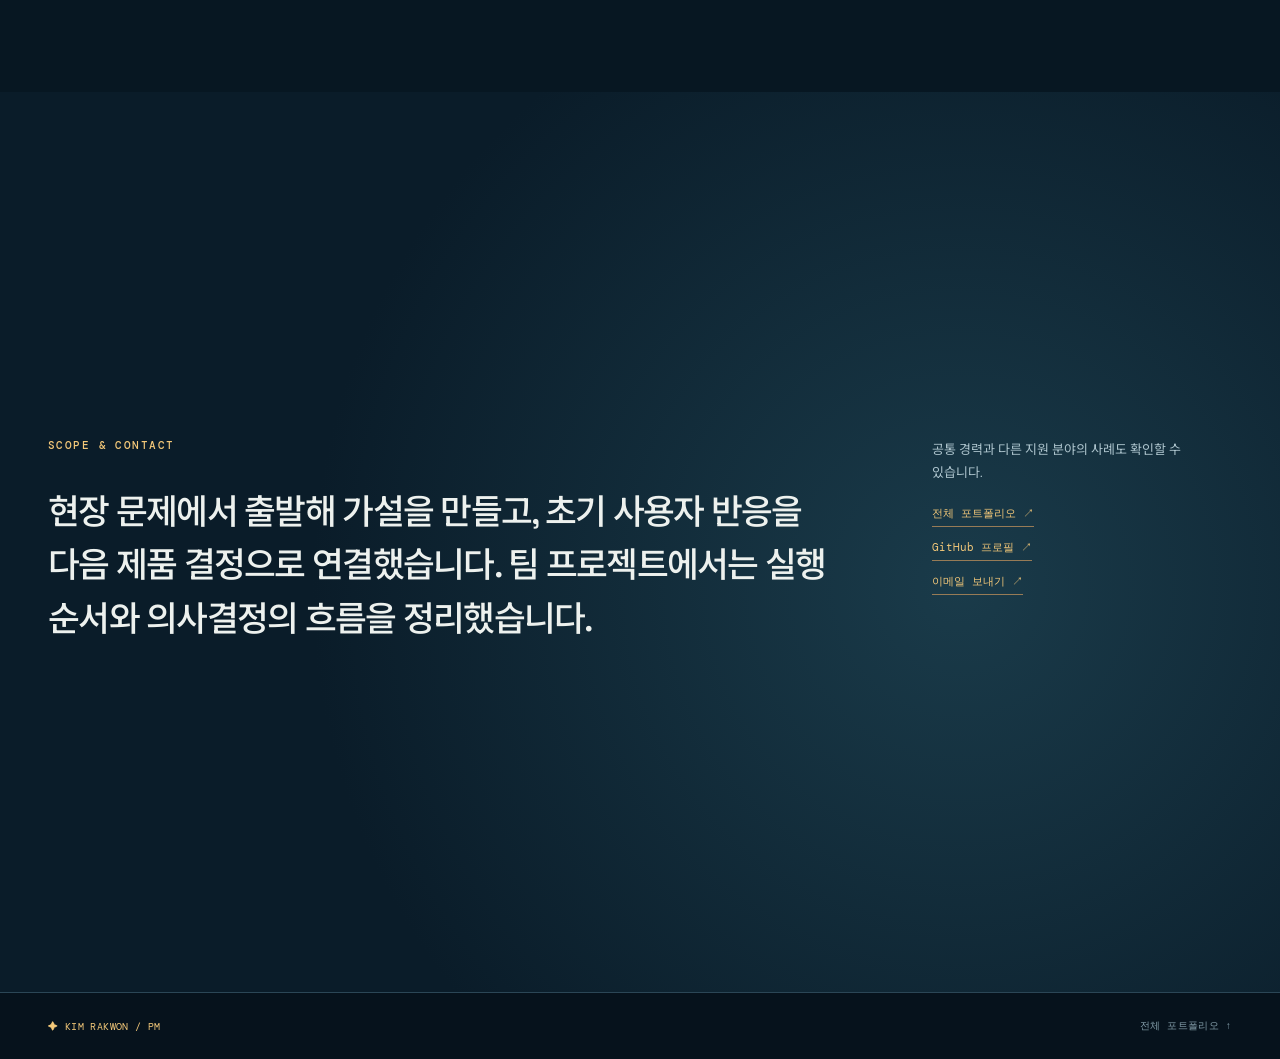
<file: pm/index.html>
<!doctype html>
<html lang="ko">
<head>
  <meta charset="utf-8">
  <meta name="viewport" content="width=device-width, initial-scale=1">
  <meta name="theme-color" content="#07131e">
  <meta name="description" content="김락원의 PM 지원용 포트폴리오. 문제 정의, 검증, 협업 의사결정의 기록.">
  <title>PM | 김락원 포트폴리오</title>
  <link rel="icon" href="../favicon.svg" type="image/svg+xml">
  <link rel="preconnect" href="https://fonts.googleapis.com">
  <link rel="preconnect" href="https://fonts.gstatic.com" crossorigin>
  <link href="https://fonts.googleapis.com/css2?family=DM+Mono:wght@400;500&family=DM+Sans:wght@400;500;600;700&family=Noto+Sans+KR:wght@400;500;600;700&family=Space+Grotesk:wght@400;500;600;700&display=swap" rel="stylesheet">
  <link rel="stylesheet" href="../assets/css/site.css">
  <link rel="stylesheet" href="../assets/css/motion.css">
  <script src="../assets/js/data/roles.js" defer></script>
  <script src="../assets/js/components/dom.js" defer></script>
  <script src="../assets/js/components/site-shell.js" defer></script>
  <script src="../assets/js/components/role-case.js" defer></script>
  <script src="../assets/js/pages/role.js" defer></script>
  <script src="../assets/js/animations/reveal.js" defer></script>
  <script src="../assets/js/animations/section-scroll.js" defer></script>
</head>
<body data-role="pm">
  <a class="skip-link" href="#rolePage">본문으로 건너뛰기</a>
  <header data-site-header></header>
  <main id="rolePage"></main>
  <footer data-site-footer></footer>
</body>
</html>
</file>
<file: assets/css/site.css>
:root{--bg:#07131e;--bg2:#0b1b29;--panel:#102535;--line:#2b4656;--line-soft:#1b3544;--text:#edf1ee;--muted:#9baeb7;--cyan:#8dc9dc;--gold:#f3c879;--gold-dim:#987949;--mono:'DM Mono',monospace;--display:'Space Grotesk','Noto Sans KR',sans-serif;--body:'DM Sans','Noto Sans KR',sans-serif}
*{box-sizing:border-box}html{scroll-behavior:smooth}body{margin:0;background:var(--bg);color:var(--text);font-family:var(--body);word-break:keep-all}a{color:inherit;text-decoration:none}button{font:inherit}img{max-width:100%}.wrap{width:min(100% - 96px,1392px);margin-inline:auto}.skip-link{position:absolute;left:12px;top:-100px;background:var(--gold);color:var(--bg);padding:10px;z-index:100}.skip-link:focus{top:12px}:focus-visible{outline:2px solid var(--gold);outline-offset:4px}::selection{background:var(--gold);color:var(--bg)}
.site-header{position:absolute;z-index:10;top:0;left:0;right:0;height:82px;padding:0 48px;display:flex;align-items:center;justify-content:space-between;border-bottom:1px solid #ffffff20}.logo{display:flex;align-items:center;gap:11px;font:700 14px var(--display);letter-spacing:.095em;white-space:nowrap}.logo-star{font-size:25px;color:var(--gold);line-height:1;filter:drop-shadow(0 0 10px #f3c879aa)}.logo-slash{color:var(--gold-dim)}.site-header nav{display:flex;gap:35px}.site-header nav a,.header-contact{font:500 11px var(--mono);letter-spacing:.04em;color:#c7d5d7;transition:color .2s}.site-header nav a:hover,.header-contact:hover{color:var(--gold)}.header-contact{border:1px solid #7d9bab;padding:12px 17px}.header-contact span{color:var(--gold);margin-left:14px}
.hero{position:relative;min-height:min(870px,100svh);min-height:max(720px,100svh);overflow:hidden;background:radial-gradient(circle at 77% 47%,#163249 0%,#0a1a29 38%,var(--bg) 72%)}.hero:before{content:"";position:absolute;inset:0;background-image:radial-gradient(#acd1dc77 .8px,transparent 1px);background-size:52px 52px;opacity:.27;mask-image:linear-gradient(90deg,transparent 20%,black 100%)}.hero-grid{position:absolute;inset:0;background:linear-gradient(90deg,#ffffff09 1px,transparent 1px),linear-gradient(#ffffff09 1px,transparent 1px);background-size:9.3% 82px;mask-image:linear-gradient(to bottom,transparent,black 40%,black 70%,transparent)}.hero-glow{position:absolute;width:400px;height:400px;right:11%;top:31%;border-radius:50%;background:#4384a055;filter:blur(120px)}.hero-inner{position:relative;z-index:1;min-height:max(660px,calc(100svh - 50px));display:grid;grid-template-columns:1.06fr .94fr;align-items:center;padding-top:90px}.hero-copy{padding-bottom:36px}.kicker,.small-label{margin:0 0 34px;font:500 11px var(--mono);letter-spacing:.13em;color:var(--gold)}.pulse-dot{display:inline-block;width:7px;height:7px;background:var(--gold);border-radius:50%;box-shadow:0 0 10px var(--gold);vertical-align:1px;margin-right:9px}.hero h1{font:600 clamp(47px,4.8vw,79px)/1.22 var(--display);letter-spacing:-.073em;margin:0;max-width:780px}.hero h1 em,.section-title-row h2 em,.signal-layout h2 em,.about-grid h2 em{font-style:normal;color:var(--gold)}.period{color:var(--gold)}.hero-description{font-size:17px;line-height:1.85;color:#b5c5cc;margin:28px 0 33px;max-width:560px}.hero-actions{display:flex;gap:10px;flex-wrap:wrap}.button{min-height:49px;padding:14px 21px;display:inline-flex;align-items:center;justify-content:space-between;gap:25px;font:600 12px var(--body);transition:transform .2s,background .2s,border-color .2s}.button:hover{transform:translateY(-3px)}.button-primary{background:var(--gold);color:#10202a}.button-primary:hover{background:#ffe09c}.button-quiet{border:1px solid #638094;color:#dfebec}.button-quiet:hover{border-color:var(--gold)}.hero-placeholder{margin:27px 0 0;color:#8fa8b3;font-size:11px;line-height:1.6}.hero-placeholder span,.case-missing span,.about-panel>p span{font:500 10px var(--mono);color:var(--gold);border:1px solid #92744d;padding:3px 6px;margin-right:8px;white-space:nowrap}
.hero-visual{position:relative;aspect-ratio:1;max-width:580px;width:100%;margin-left:auto}.orbit{position:absolute;border:1px solid #b5d6df23;border-radius:50%;left:50%;top:50%;transform:translate(-50%,-50%)}.orbit-a{width:88%;height:88%}.orbit-b{width:65%;height:65%;border-style:dashed;transform:translate(-50%,-50%) rotate(-24deg)}.hero-visual:before,.hero-visual:after{content:"";position:absolute;width:2px;height:2px;background:var(--gold);border-radius:50%;box-shadow:0 0 9px 3px #f3c87999}.hero-visual:before{left:13%;top:18%}.hero-visual:after{right:17%;bottom:11%}.hero-lines{position:absolute;inset:0;width:100%;height:100%;overflow:visible}.hero-lines path{fill:none;stroke:#9ac3d2;stroke-width:.7;opacity:.44;stroke-dasharray:5 5}.hero-center{position:absolute;left:49%;top:49%;transform:translate(-50%,-50%);font-size:42px;color:var(--gold);text-shadow:0 0 35px #f3c879aa}.hero-node{position:absolute;display:flex;flex-direction:column;gap:5px;min-width:185px}.hero-node i{position:absolute;top:-14px;left:-16px;width:10px;height:10px;background:var(--gold);transform:rotate(45deg);box-shadow:0 0 0 7px #f3c8791a,0 0 20px var(--gold)}.hero-node span{font:10px var(--mono);color:var(--gold);letter-spacing:.06em}.hero-node strong{font-size:15px;font-weight:600;letter-spacing:-.04em}.node-one{left:1%;top:67%}.node-two{left:45%;top:19%}.node-three{right:-9%;top:56%}.hero-coordinate{position:absolute;right:0;bottom:2%;font:9px var(--mono);letter-spacing:.12em;color:#8299a4}.hero-bottom{position:relative;z-index:2;display:flex;justify-content:space-between;font:10px var(--mono);letter-spacing:.14em;color:#7e9ba9;padding-bottom:24px}.hero-bottom span span{color:var(--gold);margin-left:14px}
.section-eyebrow{display:flex;justify-content:space-between;gap:15px;border-top:1px solid var(--line);padding-top:16px;font:10px var(--mono);letter-spacing:.1em;color:var(--gold)}.section-eyebrow span:last-child{color:#7797a6}.signal-section,.map-section,.work-section,.experiments-section,.about-section{padding:106px 0}.signal-section{background:#0b1c2a}.signal-layout,.section-title-row{display:grid;grid-template-columns:1fr 340px;gap:40px;align-items:end;margin:54px 0 48px}.signal-layout h2,.section-title-row h2,.about-grid h2{font:600 clamp(36px,4vw,61px)/1.3 var(--display);letter-spacing:-.07em;margin:0}.signal-layout>p,.section-title-row>p{font-size:14px;line-height:1.9;color:var(--muted);margin:0 0 5px}.signal-grid{display:grid;grid-template-columns:repeat(4,1fr);border:1px solid var(--line)}.signal-grid article{min-height:184px;padding:23px 25px;border-right:1px solid var(--line)}.signal-grid article:last-child{border-right:0}.signal-index{display:block;color:#79a7b7;font:10px var(--mono);letter-spacing:.08em;margin-bottom:25px}.signal-grid strong{display:block;font:600 clamp(35px,3.4vw,56px)/1 var(--display);letter-spacing:-.07em;color:var(--text)}.signal-grid strong span{font-size:.43em;color:var(--gold);letter-spacing:-.06em;margin-left:4px}.signal-grid p{font-size:12px;line-height:1.7;color:var(--muted);margin:14px 0 0}
.map-section{background:var(--bg)}.section-title-row{margin-top:68px;margin-bottom:54px}.section-title-row .small-label{margin-bottom:21px}.map-shell{height:420px;position:relative;border:1px solid var(--line);background:radial-gradient(circle at 49% 50%,#123146 0%,#0a1d2c 60%,#081722);overflow:hidden}.map-stars{position:absolute;inset:0;background-image:radial-gradient(#e5eff999 1px,transparent 1px),radial-gradient(#e5eff955 .7px,transparent 1px);background-size:83px 87px,139px 113px;background-position:14px 17px,32px 53px;opacity:.55}.map-lines{position:absolute;inset:0;width:100%;height:100%}.map-lines path{fill:none;stroke:#79a6bd;stroke-width:1.2;opacity:.65}.map-lines .secondary-line{stroke-dasharray:4 8;opacity:.27}.map-point{position:absolute;display:flex;flex-direction:column;gap:7px;min-width:160px;transition:transform .2s}.map-point:hover{transform:translateY(-6px)}.map-point i{width:13px;height:13px;position:absolute;top:-22px;left:-6px;background:var(--gold);transform:rotate(45deg);box-shadow:0 0 0 7px #f3c8791b,0 0 25px var(--gold)}.map-point span{font:9px var(--mono);color:var(--gold);letter-spacing:.04em}.map-point strong{font-size:14px;font-weight:600}.map-point small{font:10px var(--mono);color:#99b5c0}.map-point.p1{left:9.5%;top:65%}.map-point.p2{left:28.5%;top:29%}.map-point.p3{left:51%;top:67%}.map-point.p4{left:70.5%;top:30%}.map-point.p5{right:1.5%;top:66%}.map-foot{position:absolute;left:22px;bottom:20px;font:9px var(--mono);color:#6c8b9b;letter-spacing:.1em}.map-foot span{color:var(--gold)}
.work-section{background:#0b1b28}.case-list{display:grid;gap:22px}.case-card{display:grid;grid-template-columns:42% 58%;border:1px solid #345064;background:#0d2231;scroll-margin-top:20px}.case-image-col{padding:28px;border-right:1px solid #345064;display:flex;flex-direction:column;justify-content:space-between;min-width:0}.case-image-frame{min-height:490px;display:flex;align-items:center;justify-content:center;overflow:hidden;background:radial-gradient(circle at 50% 40%,#27445b,#0a1621 70%);border:1px solid #315066}.case-image-frame img{width:100%;height:490px;object-fit:contain;filter:drop-shadow(0 18px 25px #0008)}.case-image-frame:has(img){padding:20px}.image-placeholder-mark{font-size:135px;color:#f3c8794d;text-shadow:0 0 50px #f3c87944}.image-placeholder-copy{position:absolute;font:10px var(--mono);color:#a6bac4;letter-spacing:.1em;margin-top:165px}.image-caption{font:9px var(--mono);color:#7796a5;letter-spacing:.14em;margin:20px 0 0}.case-body{padding:33px clamp(28px,3vw,52px) 35px}.case-meta{display:flex;justify-content:space-between;gap:10px;font:10px var(--mono);color:var(--gold);letter-spacing:.09em}.case-meta span:last-child{color:#89a7b4}.case-body h3{font:600 clamp(37px,4vw,62px)/1.08 var(--display);letter-spacing:-.07em;margin:30px 0 8px}.case-subtitle{font-size:15px;color:#bed5db;line-height:1.65;margin:0 0 25px}.case-tags{display:flex;gap:7px;flex-wrap:wrap;margin-bottom:27px}.case-tags span{border:1px solid #476276;padding:6px 9px;font:10px var(--mono);color:#b1c8d0}.case-facts{border-top:1px solid #365263}.case-fact{display:grid;grid-template-columns:155px 1fr;gap:22px;border-bottom:1px solid #294555;padding:16px 0}.case-fact>span,.evidence-label{font:9px/1.6 var(--mono);letter-spacing:.04em;color:var(--gold)}.case-fact p,.case-evidence p{font-size:12px;line-height:1.78;color:#c4d1d5;margin:0}.case-evidence{margin:22px 0 0;padding:20px;background:#112e3d;border-left:2px solid var(--gold)}.case-evidence p{margin:8px 0}.evidence-link{display:inline-block;margin-top:8px;color:var(--gold);font-size:12px;border-bottom:1px solid #f3c87966;padding-bottom:3px}.evidence-link:hover{color:#ffe4a8}.case-missing{display:flex;align-items:flex-start;gap:6px;margin-top:16px}.case-missing p{font-size:11px;line-height:1.6;color:#9bb0b8;margin:0}.case-missing span{flex:none}
.experiments-section{background:#081722}.experiment-grid{display:grid;grid-template-columns:repeat(4,1fr);border:1px solid var(--line)}.experiment-grid article{min-height:292px;border-right:1px solid var(--line);padding:25px 22px;display:flex;flex-direction:column}.experiment-grid article:last-child{border-right:0}.experiment-grid article>span{font:10px var(--mono);color:var(--gold)}.experiment-grid h3{font:600 22px var(--display);letter-spacing:-.05em;margin:35px 0 12px}.experiment-grid p{font-size:12px;line-height:1.8;color:var(--muted);margin:0 0 25px}.experiment-grid a{margin-top:auto;align-self:start;color:var(--gold);font-size:11px;border-bottom:1px solid #b08954;padding-bottom:5px}.experiment-grid .experiment-current{background:#102d3b}
.about-section{background:radial-gradient(circle at 82% 50%,#1c3b4d,#0c2230 50%,#0a1a27)}.about-grid{display:grid;grid-template-columns:1fr 390px;gap:100px}.about-grid .section-eyebrow{margin-bottom:67px}.about-grid .small-label{margin-bottom:23px}.about-copy{max-width:575px;color:#b4c8ce;font-size:15px;line-height:1.9;margin:28px 0 35px}.contact-links{display:flex;gap:9px;flex-wrap:wrap}.contact-links a{min-width:126px;display:flex;justify-content:space-between;gap:28px;padding:13px 15px;border:1px solid #648398;font:11px var(--mono)}.contact-links a:hover{border-color:var(--gold);color:var(--gold)}.contact-links a span{color:var(--gold)}.about-panel{position:relative;border:1px solid #557487;background:#0a1b29;padding:33px 31px;overflow:hidden}.panel-star{position:absolute;right:20px;top:3px;font-size:91px;color:#f3c87921}.about-panel>span{font:10px var(--mono);color:var(--gold);letter-spacing:.1em}.about-panel h3{font:600 28px/1.4 var(--display);letter-spacing:-.055em;margin:36px 0 24px}.about-panel ul{padding:0;list-style:none;margin:0}.about-panel li{font-size:12px;line-height:1.7;color:#b3c8cf;padding:12px 0;border-top:1px solid #284353}.about-panel li:before{content:'↗';color:var(--gold);margin-right:9px}.about-panel>p{font-size:11px;line-height:1.7;color:#a5b8bf;margin:25px 0 0}.site-footer{background:#06121c;border-top:1px solid var(--line);padding:26px 0}.site-footer .wrap{display:flex;justify-content:space-between;gap:15px;align-items:center;font:10px var(--mono);color:#849eaa;letter-spacing:.04em}.site-footer span:first-child{color:var(--gold)}.site-footer a:hover{color:var(--gold)}
@media(max-width:1100px){.wrap{width:min(100% - 60px,1392px)}.site-header{padding:0 30px}.hero h1{font-size:clamp(43px,5vw,67px)}.hero-node{min-width:130px}.node-three{right:-3%}.signal-grid{grid-template-columns:repeat(2,1fr)}.signal-grid article:nth-child(2){border-right:0}.signal-grid article:nth-child(-n+2){border-bottom:1px solid var(--line)}.case-card{grid-template-columns:38% 62%}.case-image-col{padding:18px}.case-image-frame,.case-image-frame img{min-height:390px;height:390px}.case-fact{grid-template-columns:125px 1fr}.experiment-grid{grid-template-columns:repeat(2,1fr)}.experiment-grid article:nth-child(2){border-right:0}.experiment-grid article:nth-child(-n+2){border-bottom:1px solid var(--line)}.about-grid{gap:45px}}
@media(max-width:760px){.wrap{width:min(100% - 36px,1392px)}.site-header{height:65px;padding:0 18px}.site-header nav{display:none}.logo{font-size:11px}.logo-star{font-size:21px}.header-contact{font-size:10px;padding:9px}.header-contact span{margin-left:5px}.hero{min-height:0}.hero-inner{min-height:0;display:flex;flex-direction:column;align-items:stretch;padding-top:130px}.hero-copy{padding:0}.kicker{margin-bottom:24px;font-size:9px}.hero h1{font-size:clamp(37px,8vw,60px)}.hero-description{font-size:14px;margin:22px 0 25px}.hero-placeholder{margin-top:22px}.hero-visual{height:330px;max-width:400px;margin:10px auto 0}.hero-node{min-width:100px}.hero-node span{font-size:7px}.hero-node strong{font-size:10px}.node-one{left:3%;top:67%}.node-two{left:46%;top:20%}.node-three{right:-4%;top:56%}.hero-coordinate{font-size:7px}.hero-bottom{padding:0 0 20px;font-size:8px}.signal-section,.map-section,.work-section,.experiments-section,.about-section{padding:70px 0}.section-eyebrow{font-size:8px}.signal-layout,.section-title-row{grid-template-columns:1fr;gap:18px;margin:43px 0 32px}.signal-layout h2,.section-title-row h2,.about-grid h2{font-size:clamp(34px,8vw,49px)}.signal-layout>p,.section-title-row>p{font-size:12px}.signal-grid article{min-height:158px;padding:19px 15px}.signal-index{font-size:8px;margin-bottom:21px}.signal-grid strong{font-size:36px}.signal-grid p{font-size:10px}.map-shell{height:auto;display:grid;gap:0;padding:10px 20px 37px}.map-lines,.map-stars{display:none}.map-point,.map-point.p1,.map-point.p2,.map-point.p3,.map-point.p4,.map-point.p5{position:relative;left:auto;right:auto;top:auto;min-width:0;padding:16px 0 16px 33px;border-bottom:1px solid #274353}.map-point i{left:0;top:29px;width:9px;height:9px}.map-point:before{content:'';position:absolute;left:4px;top:42px;bottom:-20px;border-left:1px solid #739eae}.map-point.p5:before{display:none}.map-point strong{font-size:14px}.map-foot{position:static;margin:23px 0 0;font-size:8px}.case-card{grid-template-columns:1fr}.case-image-col{border-right:0;border-bottom:1px solid #345064;padding:16px}.case-image-frame,.case-image-frame img{min-height:260px;height:300px}.case-body{padding:24px 18px 28px}.case-meta{font-size:8px}.case-body h3{font-size:40px;margin-top:20px}.case-subtitle{font-size:13px}.case-fact{grid-template-columns:1fr;gap:6px;padding:12px 0}.case-fact p{font-size:11px}.case-evidence p{font-size:11px}.experiment-grid article{min-height:250px}.experiment-grid h3{font-size:19px}.experiment-grid p{font-size:11px}.about-grid{grid-template-columns:1fr;gap:42px}.about-grid .section-eyebrow{margin-bottom:45px}.about-panel{padding:26px}.site-footer .wrap{flex-wrap:wrap;font-size:8px}.site-footer .wrap span:nth-child(2){display:none}}
@media(max-width:470px){.hero h1{font-size:36px}.hero-visual{height:290px}.hero-node strong{font-size:9px}.node-three{right:-1%}.signal-grid{grid-template-columns:1fr 1fr}.signal-grid strong{font-size:30px}.signal-grid strong span{font-size:.42em}.experiment-grid{grid-template-columns:1fr}.experiment-grid article{border-right:0;border-bottom:1px solid var(--line);min-height:215px}.experiment-grid article:last-child{border-bottom:0}.experiment-grid h3{margin-top:22px}.contact-links a{min-width:105px}.button{font-size:11px;padding:12px 14px;gap:10px}}
@media(prefers-reduced-motion:reduce){html{scroll-behavior:auto}*,*:before,*:after{animation-duration:.01ms!important;transition-duration:.01ms!important}}
.case-image-frame{position:relative}
.case-scenario{margin-top:22px;padding:21px 23px;border:1px solid #4a6875;background:#0a1d2a}.case-scenario ul{list-style:none;padding:0;margin:14px 0 0}.case-scenario li{position:relative;padding:9px 0 9px 18px;border-top:1px solid #2c4857;color:#bfd1d6;font-size:12px;line-height:1.75}.case-scenario li:before{content:'✦';position:absolute;left:0;top:10px;color:var(--gold);font-size:9px}
.routes-section{padding:106px 0;background:#091924}.route-grid{display:grid;grid-template-columns:repeat(3,1fr);gap:14px}.route-grid a{position:relative;min-height:270px;padding:26px;border:1px solid #456173;background:linear-gradient(145deg,#102b3d,#0a1d2c);display:flex;flex-direction:column;transition:transform .2s,border-color .2s,background .2s}.route-grid a:hover{transform:translateY(-6px);border-color:var(--gold);background:linear-gradient(145deg,#15394d,#0d2332)}.route-grid a:before{content:'✦';position:absolute;right:22px;top:15px;color:#f3c8793d;font-size:64px}.route-grid a>span{font:10px var(--mono);letter-spacing:.07em;color:var(--gold)}.route-grid strong{font:600 clamp(31px,3vw,48px) var(--display);letter-spacing:-.06em;margin:35px 0 10px}.route-grid p{font-size:13px;line-height:1.7;color:#b5c8d0;margin:0;max-width:280px}.route-grid b{font:11px var(--mono);color:var(--gold);margin-top:auto;padding-top:23px}
.role-hero{position:relative;overflow:hidden;min-height:610px;background:radial-gradient(circle at 82% 43%,#21445a,#0d2434 38%,#07131e 75%)}.role-hero:before{content:'';position:absolute;inset:0;background-image:radial-gradient(#c5dbe666 1px,transparent 1px);background-size:54px 54px;opacity:.27;mask-image:linear-gradient(90deg,transparent,black)}.role-hero-inner{position:relative;padding-top:127px;padding-bottom:92px}.role-breadcrumb{font:10px var(--mono);color:#91aab5;margin-bottom:70px;letter-spacing:.05em}.role-breadcrumb a{color:var(--gold)}.role-breadcrumb a:hover{text-decoration:underline}.role-hero .kicker{margin-bottom:21px}.role-hero h1{white-space:pre-line;font:600 clamp(43px,5vw,74px)/1.24 var(--display);letter-spacing:-.07em;margin:0;max-width:970px}.role-intro{max-width:720px;color:#bbced3;font-size:16px;line-height:1.9;margin:27px 0 31px}.role-hero-star{position:absolute;right:7%;top:30%;font-size:clamp(160px,25vw,360px);line-height:1;color:#f3c87916;filter:drop-shadow(0 0 30px #f3c87933);pointer-events:none}.role-hero-inner>*:not(.role-hero-star){position:relative;z-index:1}.role-focus,.role-cases,.role-closing{padding:95px 0}.role-focus{background:#0a1c2a}.role-section-title{font:600 clamp(34px,3.6vw,52px) var(--display);letter-spacing:-.06em;margin:42px 0}.role-focus-grid{display:grid;grid-template-columns:repeat(3,1fr);border:1px solid var(--line)}.role-focus-grid article{padding:27px;min-height:208px;border-right:1px solid var(--line)}.role-focus-grid article:last-child{border-right:0}.role-focus-grid span{font:10px var(--mono);color:var(--gold)}.role-focus-grid h3{font:600 24px var(--display);letter-spacing:-.045em;margin:28px 0 12px}.role-focus-grid p{font-size:13px;line-height:1.8;color:#aebfc7;margin:0}.role-cases{background:#071722}.role-case-grid{display:grid;gap:18px}.role-case{padding:30px 37px;border:1px solid #38596b;background:#0e2634}.role-case-top{display:flex;justify-content:space-between;color:var(--gold);font:10px var(--mono);letter-spacing:.08em}.role-case-top span:last-child{font-size:24px;line-height:0}.role-case h3{font:600 clamp(32px,3vw,46px) var(--display);letter-spacing:-.06em;margin:25px 0 20px}.role-case-row{display:grid;grid-template-columns:185px 1fr;gap:26px;border-top:1px solid #2c4b5b;padding:17px 0}.role-case-row span{font:10px var(--mono);color:var(--gold)}.role-case-row p{font-size:13px;line-height:1.8;color:#c3d2d6;margin:0}.role-case-link{display:inline-block;font:11px var(--mono);color:var(--gold);border-bottom:1px solid #b48955;padding:7px 0;margin-top:8px}.role-case-link:hover{color:#ffe3a3}.role-closing{background:radial-gradient(circle at 75% 55%,#1a3b4a,#0a1c29 60%)}.role-closing-grid{display:grid;grid-template-columns:1fr 300px;gap:70px}.role-closing h2{font:500 clamp(25px,2.7vw,38px)/1.55 var(--display);letter-spacing:-.05em;max-width:820px;margin:0}.role-closing-links{display:flex;flex-direction:column;align-items:flex-start;gap:13px}.role-closing-links p{font-size:13px;color:#adc4cd;line-height:1.8;margin:0 0 8px}.role-closing-links a{font:11px var(--mono);color:var(--gold);border-bottom:1px solid #977b56;padding-bottom:5px}
@media(max-width:760px){.routes-section,.role-focus,.role-cases,.role-closing{padding:70px 0}.route-grid{grid-template-columns:1fr}.route-grid a{min-height:205px}.route-grid strong{margin:22px 0 7px}.role-hero{min-height:0}.role-hero-inner{padding-top:102px;padding-bottom:72px}.role-breadcrumb{margin-bottom:58px;font-size:9px}.role-hero h1{font-size:clamp(36px,8vw,55px)}.role-intro{font-size:13px}.role-hero-star{right:0;top:37%;font-size:180px}.role-section-title{font-size:35px;margin:34px 0}.role-focus-grid{grid-template-columns:1fr}.role-focus-grid article{min-height:0;border-right:0;border-bottom:1px solid var(--line);padding:21px}.role-focus-grid article:last-child{border-bottom:0}.role-focus-grid h3{margin:15px 0 8px}.role-case{padding:23px 18px}.role-case-row{grid-template-columns:1fr;gap:7px;padding:13px 0}.role-case-row p{font-size:12px}.role-closing-grid{grid-template-columns:1fr;gap:28px}.role-closing h2{font-size:27px}.role-closing-links{gap:12px}}
@media(min-width:960px) and (min-height:650px) and (pointer:fine){.routes-section,.signal-section,.map-section,.experiments-section,.about-section,.role-focus,.role-closing{min-height:100svh;display:flex;align-items:center;padding-block:clamp(40px,6vh,74px)}.routes-section>.wrap,.signal-section>.wrap,.map-section>.wrap,.experiments-section>.wrap,.about-section>.wrap,.role-focus>.wrap,.role-closing>.wrap{flex:none}.map-section .section-title-row{margin-block:clamp(25px,4vh,48px)}.map-shell{height:clamp(300px,40vh,420px)}}
</file>
<file: assets/css/motion.css>
.motion-line-mask{display:block;overflow:hidden}.motion-line{display:block}.motion-ready .motion-line{transform:translateY(115%);opacity:.45;transition:transform .96s cubic-bezier(.18,.82,.2,1),opacity .96s ease;transition-delay:var(--motion-delay,0ms)}.motion-ready .motion-line-mask.is-visible .motion-line{transform:translateY(0);opacity:1}.motion-ready .motion-item{opacity:0;transform:translateY(22px);transition:opacity .65s ease,transform .75s cubic-bezier(.2,.8,.2,1);transition-delay:var(--motion-delay,0ms)}.motion-ready .motion-item.motion-text{transition-duration:.78s,.9s}.motion-ready .motion-item.is-visible{opacity:1;transform:translateY(0)}.count-up{display:inline-block;font-variant-numeric:tabular-nums}.count-up.is-counting{animation:count-rise .75s cubic-bezier(.18,.82,.2,1) both}@keyframes count-rise{from{opacity:.25;transform:translateY(.42em)}to{opacity:1;transform:translateY(0)}}
.signal-grid strong>.count-up{font-size:1em;color:var(--text);margin-left:0}.signal-grid strong span .count-up{font-size:1em;color:inherit;margin-left:0}
.motion-ready .map-point{opacity:0;transform:translateY(18px) scale(.88);pointer-events:none;transition:opacity .5s ease,transform .65s cubic-bezier(.2,.8,.2,1)}.motion-ready .map-point.is-lit{opacity:1;transform:translateY(0) scale(1);pointer-events:auto}.motion-ready .map-point.is-lit:hover{transform:translateY(-6px) scale(1.02)}.map-lines path{transition:stroke-dashoffset .62s cubic-bezier(.2,.8,.2,1)}.map-scroll-status{position:absolute;right:23px;top:20px;z-index:2;display:flex;align-items:center;gap:16px;font:9px var(--mono);letter-spacing:.08em;color:#93b6c4}.map-scroll-status strong{font-size:12px;color:var(--gold);font-weight:500}.map-section.is-complete .map-scroll-status span{color:var(--gold)}
.motion-ready .map-point:focus-visible{opacity:1;transform:none;pointer-events:auto}
.map-lines .secondary-line{transition:opacity .65s ease}
.map-progress{margin-top:20px}.map-progress-head{display:flex;justify-content:space-between;align-items:baseline;margin-bottom:10px;font:10px var(--mono);letter-spacing:.1em;color:#8fabb9}.map-progress-head strong{font:500 13px var(--mono);color:var(--gold);letter-spacing:0}.map-progress-track{height:3px;background:#284152;overflow:hidden}.map-progress-track span{display:block;width:0;height:100%;background:var(--gold);box-shadow:0 0 12px #f3c87988;transition:width .62s cubic-bezier(.2,.8,.2,1)}
@media(max-width:959px), (pointer:coarse), (max-height:649px){.map-scroll-status{position:static;justify-content:flex-end;padding-top:18px}.motion-ready .map-point{transition-duration:.55s}.motion-ready .map-point.is-lit{transform:none}}
@media(prefers-reduced-motion:reduce){.motion-ready .motion-line,.motion-ready .motion-item,.motion-ready .map-point{opacity:1!important;transform:none!important;transition:none!important}.map-lines path{transition:none!important}.count-up.is-counting{animation:none!important}}
@media(prefers-reduced-motion:reduce){.map-progress-track span{transition:none!important}}
</file>
<file: assets/css/tetrahedron.css>
.hero-visual{isolation:isolate;overflow:visible}.tetra-halo{position:absolute;inset:10%;border:1px solid #9bc6d020;border-radius:50%;background:radial-gradient(circle,#a5cadb0b 0%,#a5cadb05 36%,transparent 68%);box-shadow:0 0 0 34px #8fb8cd05,inset 0 0 72px #78abc00d}.tetra-halo:before,.tetra-halo:after{content:"";position:absolute;inset:12%;border:1px dashed #a6c8d01c;border-radius:50%}.tetra-halo:after{inset:31%;border-style:solid;border-color:#f3c87919}.hero-tetrahedron{position:absolute;inset:0;width:100%;height:100%;overflow:visible;filter:drop-shadow(0 0 15px #6bb9d333)}.tetra-faces polygon{fill:#78bed3;stroke:#b8d9df;stroke-width:.5;stroke-linejoin:round}.tetra-faces polygon[data-face="0,1,3"],.tetra-faces polygon[data-face="1,2,3"]{fill:#d2b581}.tetra-edges line{stroke:#c7e6e9;stroke-linecap:round;filter:drop-shadow(0 0 4px #9adceb)}.tetra-vertices circle{fill:var(--gold);stroke:#fff1c4;stroke-width:1.4;filter:drop-shadow(0 0 7px #f3c879)}.tetra-label{position:absolute;z-index:2;display:flex;flex-direction:column;gap:5px;padding-left:18px;border-left:1px solid #f3c87970;white-space:nowrap;text-shadow:0 2px 14px #07131e}.tetra-label span{font:10px var(--mono);letter-spacing:.08em;color:var(--gold)}.tetra-label strong{font-size:14px;font-weight:600;letter-spacing:-.04em;color:var(--text)}.tetra-label-one{left:2%;top:72%}.tetra-label-two{right:5%;top:18%}.tetra-label-three{right:-3%;top:72%}.hero-coordinate{z-index:2}
@media(max-width:760px){.tetra-label{padding-left:10px;gap:3px}.tetra-label span{font-size:7px}.tetra-label strong{font-size:10px}.tetra-label-one{left:0;top:73%}.tetra-label-two{right:1%;top:11%}.tetra-label-three{right:0;top:73%}}
@media(max-width:470px){.tetra-label span{font-size:6px}.tetra-label strong{font-size:9px}.tetra-label-one{top:74%}.tetra-label-three{top:74%}}
</file>
<file: assets/css/voyage.css>
.site-header{position:fixed;z-index:30;background:#07131eb8;backdrop-filter:blur(16px)}
.time-voyage{position:relative;height:880svh;background:#020a12;scroll-margin-top:0}
.voyage-a11y-list{position:absolute;width:1px;height:1px;padding:0;margin:-1px;overflow:hidden;clip:rect(0,0,0,0);white-space:nowrap;border:0}
.voyage-stage{position:sticky;top:0;height:100svh;min-height:580px;overflow:hidden;isolation:isolate;background:radial-gradient(ellipse at 50% 44%,#143149 0%,#071725 38%,#020912 78%);color:#edf4ef}
.voyage-space{position:absolute;inset:0;z-index:0;isolation:isolate;overflow:hidden;pointer-events:none}
.voyage-space:before{content:"";position:absolute;inset:0;opacity:.34;background-image:radial-gradient(circle at 18% 22%,#e7f7ff 0 1px,transparent 2px),radial-gradient(circle at 78% 29%,#d8edff 0 1px,transparent 2px),radial-gradient(circle at 39% 71%,#fff 0 .8px,transparent 2px);background-size:173px 197px,281px 239px,337px 311px}
.voyage-nebula{position:absolute;inset:-30%;background:radial-gradient(ellipse at 49% 42%,#1c426063,transparent 34%),radial-gradient(ellipse at 65% 62%,#9e78451a,transparent 25%);filter:blur(34px);transform:scale(var(--nebula-scale,1));opacity:var(--nebula-opacity,.7)}
.voyage-starfield,.voyage-planets{position:absolute;inset:0}
.voyage-streak{position:absolute;left:50%;top:48%;height:1px;display:block;border-radius:99px;background:linear-gradient(90deg,transparent,#9ec8dc88 45%,#e7f8ff);box-shadow:0 0 8px #b2dffd88;transform-origin:right center;will-change:transform,opacity}
.voyage-streak:after{content:"";position:absolute;right:0;top:50%;width:2px;height:2px;border-radius:50%;background:#f5fcff;transform:translateY(-50%);box-shadow:0 0 7px #d7f4ff}
.voyage-vanishing-point{position:absolute;left:50%;top:47%;width:60vmax;height:60vmax;border:1px solid #a6d1e51a;border-radius:50%;transform:translate(-50%,-50%) scale(var(--tunnel-scale,.2));box-shadow:0 0 0 8vmax #a6d1e506,0 0 0 18vmax #a6d1e504;opacity:var(--tunnel-opacity,.65)}
.voyage-planet{position:absolute;left:50%;top:47%;width:clamp(150px,19vw,280px);aspect-ratio:1;transform:translate(-50%,-50%) scale(.12);opacity:0;will-change:transform,opacity;filter:drop-shadow(0 25px 42px #0009)}
.voyage-planet:before{content:"";position:absolute;inset:-17%;border-radius:50%;background:radial-gradient(circle,var(--planet-glow),transparent 66%);filter:blur(12px)}
.voyage-planet-image{position:relative;display:block;width:100%;height:100%;object-fit:contain;transform:scaleX(var(--warp-x,1)) scaleY(var(--warp-y,1)) skewY(var(--warp-skew,0deg));filter:drop-shadow(0 0 16px var(--planet-glow));backface-visibility:hidden}
.voyage-planet-label{position:absolute;left:50%;top:109%;transform:translateX(-50%);white-space:nowrap;text-align:center;font:500 10px var(--mono);letter-spacing:.18em;color:#d9e9ee;text-shadow:0 2px 12px #020a12}
.voyage-planet[data-theme="daily"]{--planet-glow:#6dbedc6b}
.voyage-planet[data-theme="machat"]{--planet-glow:#e7ad6973}
.voyage-planet[data-theme="sentinel"]{--planet-glow:#71b9d477}
.voyage-planet[data-theme="hypora"]{--planet-glow:#918ce770}
.voyage-planet[data-theme="persoracle"]{--planet-glow:#69d7ae66}
.voyage-planet[data-theme="pactfive"]{--planet-glow:#cf98786b}
.voyage-planet[data-theme="vencubator"]{--planet-glow:#a5d78a75}
.voyage-top{position:absolute;z-index:12;top:104px;left:clamp(24px,5vw,76px);right:clamp(24px,5vw,76px);display:flex;align-items:center;justify-content:space-between;gap:20px;font:10px var(--mono);letter-spacing:.13em;color:#a7c2d0}
.voyage-top>span{display:flex;align-items:center;gap:11px}.voyage-top i{width:6px;height:6px;border:1px solid #f3c879;border-radius:50%;box-shadow:0 0 12px #f3c879}
.voyage-top a{padding:8px 0;border-bottom:1px solid #7d9bab;color:#dae8e8;white-space:nowrap}.voyage-top a span{color:#f3c879}
.voyage-opening,.voyage-finale{position:absolute;z-index:4;left:50%;top:43%;width:min(92vw,1040px);text-align:center;transform:translate(-50%,-50%);pointer-events:none}
.voyage-opening{opacity:var(--opening-opacity,1)}
.voyage-opening>p:first-child,.voyage-finale>span{font:10px var(--mono);letter-spacing:.23em;color:#f3c879}
.voyage-title,.voyage-finale strong{display:block;margin:23px 0;font:600 clamp(43px,6vw,92px)/1.25 var(--display);letter-spacing:-.075em;text-shadow:0 6px 40px #000a}
.voyage-title em,.voyage-finale em{font-style:normal;color:#f3c879}
.voyage-opening-copy{font-size:clamp(13px,1.25vw,17px);line-height:1.9;color:#b7cbd2}
.voyage-record{position:absolute;z-index:5;left:clamp(24px,6vw,100px);top:54%;width:min(355px,35vw);padding:20px 23px 18px;border-left:2px solid #f3c879;background:linear-gradient(90deg,#071824e8,#0718248a 75%,transparent);backdrop-filter:blur(6px);opacity:var(--record-opacity,0);transform:translateY(calc((1 - var(--record-opacity,0))*18px));pointer-events:none}
.voyage-stage.is-planet-left .voyage-record{left:auto;right:clamp(24px,6vw,100px);border-left:0;border-right:2px solid #f3c879;background:linear-gradient(270deg,#071824e8,#0718248a 75%,transparent);text-align:right}
.voyage-record.is-available{pointer-events:auto}
.voyage-record>span{display:block;font:10px var(--mono);letter-spacing:.12em;color:#f3c879}
.voyage-record strong{display:block;font:600 clamp(27px,2.5vw,41px) var(--display);letter-spacing:-.06em;margin:10px 0}
.voyage-record p{font-size:12px;line-height:1.75;color:#bfd0d6;margin:0 0 13px}
.voyage-record a{font:10px var(--mono);color:#f3c879;border-bottom:1px solid #f3c87988;padding-bottom:4px}
.voyage-finale{opacity:var(--finale-opacity,0)}.voyage-finale.is-available{pointer-events:auto}
.voyage-finale strong{font-size:clamp(41px,5.3vw,77px)}.voyage-finale a{display:inline-flex;padding:13px 18px;border:1px solid #e6c47d;color:#f6ddb0;font:11px var(--mono);letter-spacing:.05em;margin-top:18px}
.voyage-reticle{position:absolute;z-index:3;left:50%;top:47%;transform:translate(-50%,-50%);display:flex;align-items:center;gap:8px;opacity:.6;pointer-events:none}.voyage-reticle span{width:24px;height:1px;background:#b5d0d8a8}.voyage-reticle i{width:8px;height:8px;border:1px solid #d6e9e4;border-radius:50%;box-shadow:0 0 9px #b2e6e2}
.voyage-cockpit{position:absolute;z-index:8;left:0;right:0;bottom:0;height:155px;display:flex;align-items:end;justify-content:center;pointer-events:none;opacity:.88}.voyage-cockpit-left,.voyage-cockpit-right{height:142px;flex:1;background:linear-gradient(#46647850,#081824ee 29%,#030c15);border-top:2px solid #a4c3d280}.voyage-cockpit-left{clip-path:polygon(0 0,92% 48%,100% 100%,0 100%)}.voyage-cockpit-right{clip-path:polygon(8% 48%,100% 0,100% 100%,0 100%)}.voyage-cockpit-center{width:min(300px,26vw);height:105px;background:linear-gradient(#0f3041,#04121f);border:1px solid #7096a77d;border-bottom:0;clip-path:polygon(12% 0,88% 0,100% 100%,0 100%);display:flex;flex-direction:column;align-items:center;justify-content:center;gap:2px;color:#f3c879}.voyage-cockpit-center>span{font-size:23px;line-height:1}.voyage-cockpit-center small{font:9px var(--mono);letter-spacing:.14em;color:#a8c0c8}
.voyage-bottom{position:absolute;z-index:10;left:clamp(24px,5vw,76px);right:clamp(24px,5vw,76px);bottom:110px;display:flex;align-items:center;gap:18px;font:11px var(--mono);color:#e9d3a3}.voyage-year,.voyage-count{min-width:66px}.voyage-count{text-align:right}.voyage-progress{height:2px;background:#87a8ba55;flex:1;position:relative}.voyage-progress>span{display:block;width:0;height:100%;background:#f3c879;box-shadow:0 0 12px #f3c879}
.voyage-scroll-hint{position:absolute;z-index:9;left:50%;bottom:17px;transform:translateX(-50%);margin:0;font:9px var(--mono);letter-spacing:.2em;color:#98b2bc;white-space:nowrap}.voyage-scroll-hint span{color:#f3c879;margin-left:9px}
@media(max-width:760px){.voyage-stage{min-height:0}.voyage-top{top:83px;left:19px;right:19px;font-size:8px;letter-spacing:.05em}.voyage-opening{top:39%}.voyage-title{font-size:clamp(38px,10vw,62px)}.voyage-opening-copy{font-size:12px}.voyage-planet{width:160px}.voyage-record,.voyage-stage.is-planet-left .voyage-record{left:18px;right:auto;top:auto;bottom:155px;width:min(330px,calc(100vw - 36px));padding:13px 17px;border-right:0;border-left:2px solid #f3c879;background:linear-gradient(90deg,#071824e8,#0718248a 75%,transparent);text-align:left}.voyage-record strong{font-size:25px;margin:6px 0}.voyage-record p{font-size:11px;margin-bottom:9px}.voyage-finale{top:42%}.voyage-finale strong{font-size:clamp(37px,9vw,57px)}.voyage-cockpit{height:105px}.voyage-cockpit-left,.voyage-cockpit-right{height:96px}.voyage-cockpit-center{height:73px;width:28vw}.voyage-cockpit-center small{display:none}.voyage-bottom{left:18px;right:18px;bottom:78px;gap:9px;font-size:9px}.voyage-year,.voyage-count{min-width:50px}.voyage-scroll-hint{bottom:14px;font-size:8px}}
@media(max-height:630px){.voyage-opening{top:40%}.voyage-record{top:44%}.voyage-cockpit{height:95px}.voyage-cockpit-left,.voyage-cockpit-right{height:85px}.voyage-cockpit-center{height:70px}.voyage-bottom{bottom:72px}}
@media(prefers-reduced-motion:reduce){.time-voyage{height:100svh;min-height:620px}.voyage-planet,.voyage-starfield,.voyage-vanishing-point{display:none}.voyage-opening{opacity:1!important}.voyage-record,.voyage-finale{display:none}.voyage-scroll-hint{display:none}.voyage-progress>span{width:100%!important}}
</file>
